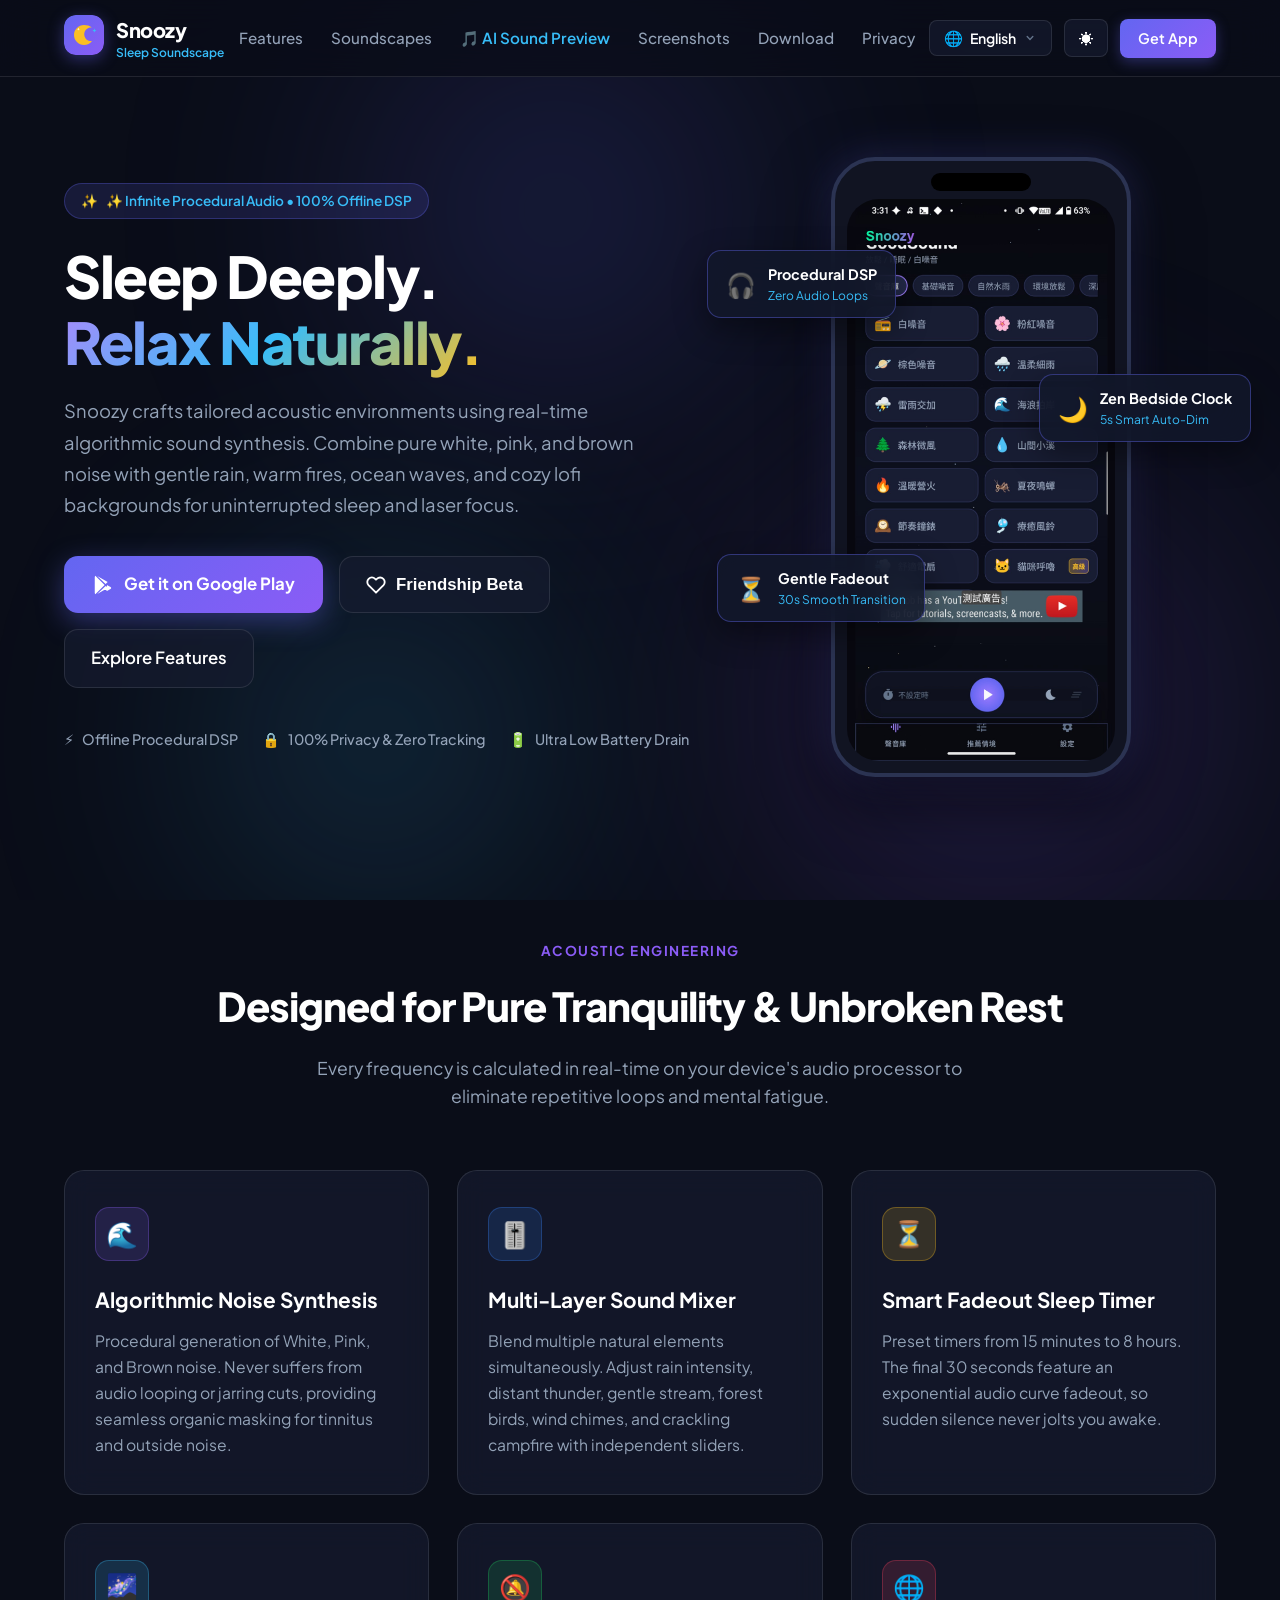
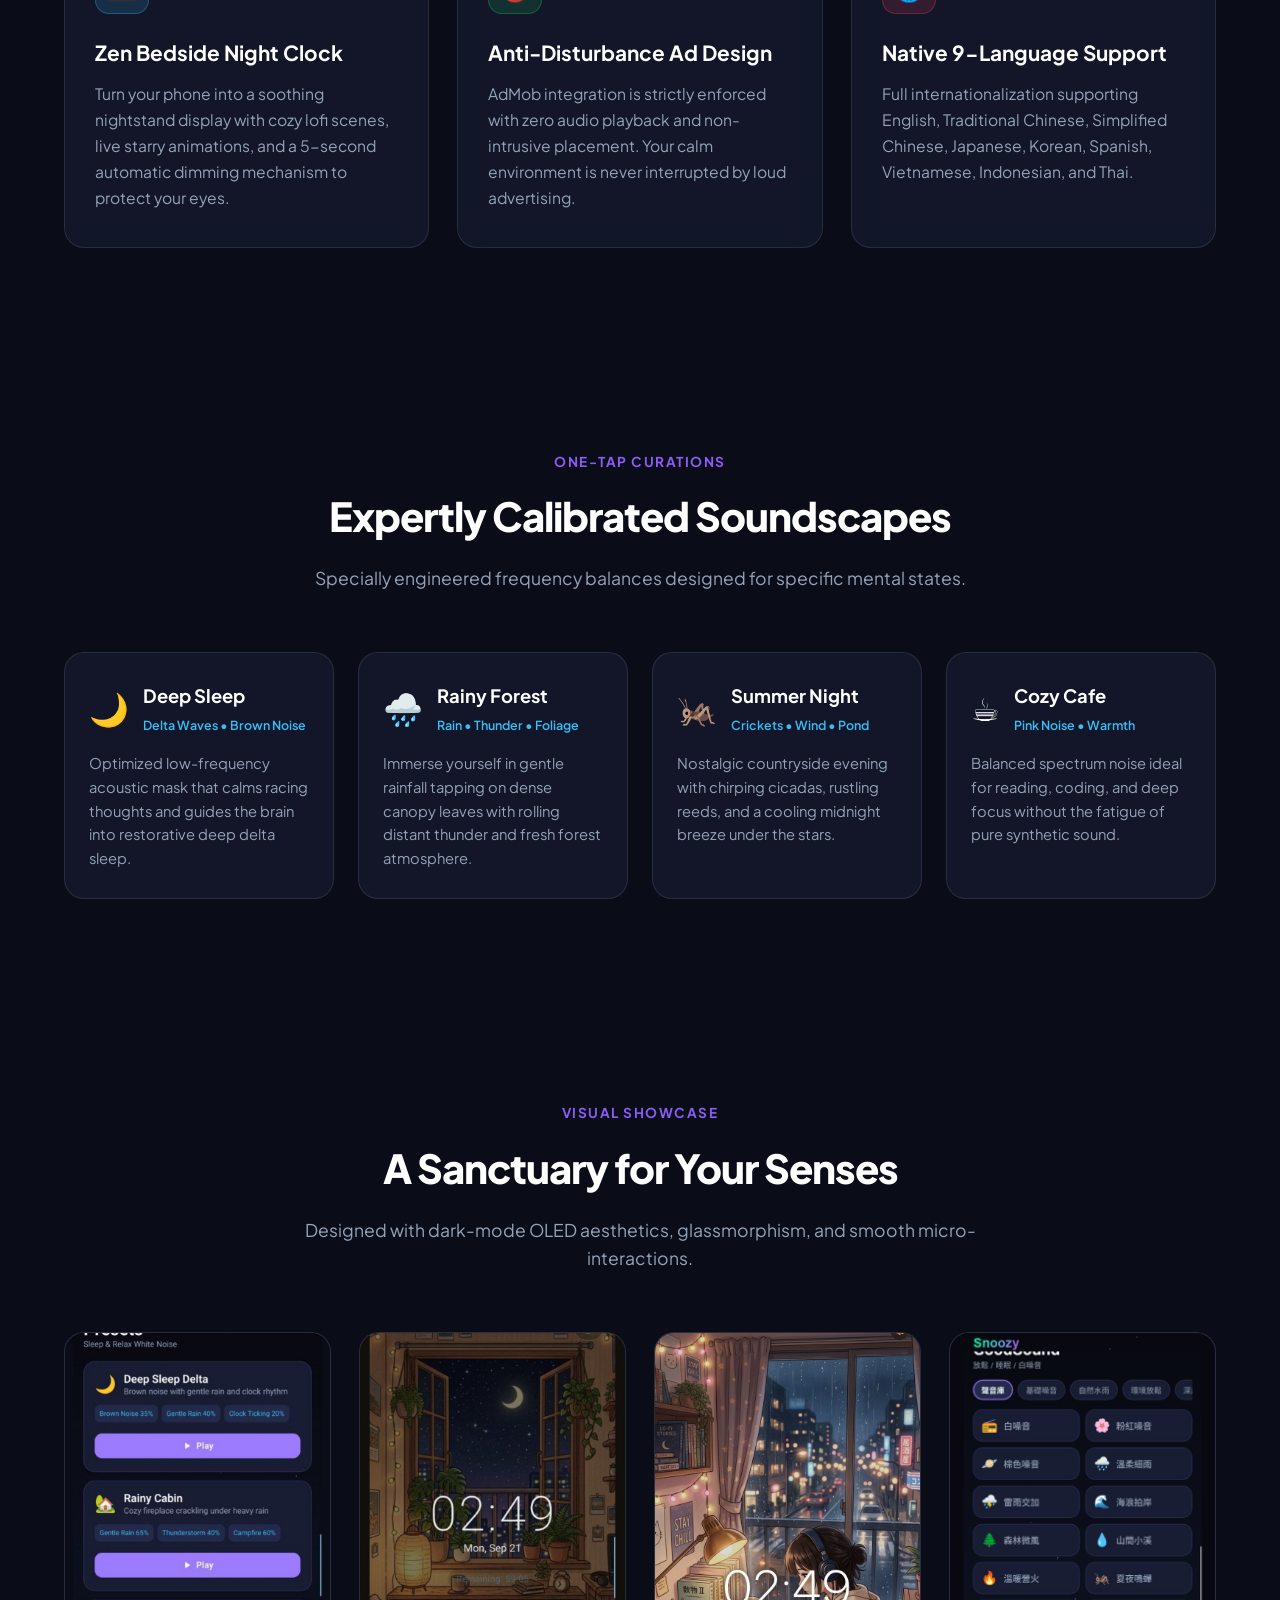
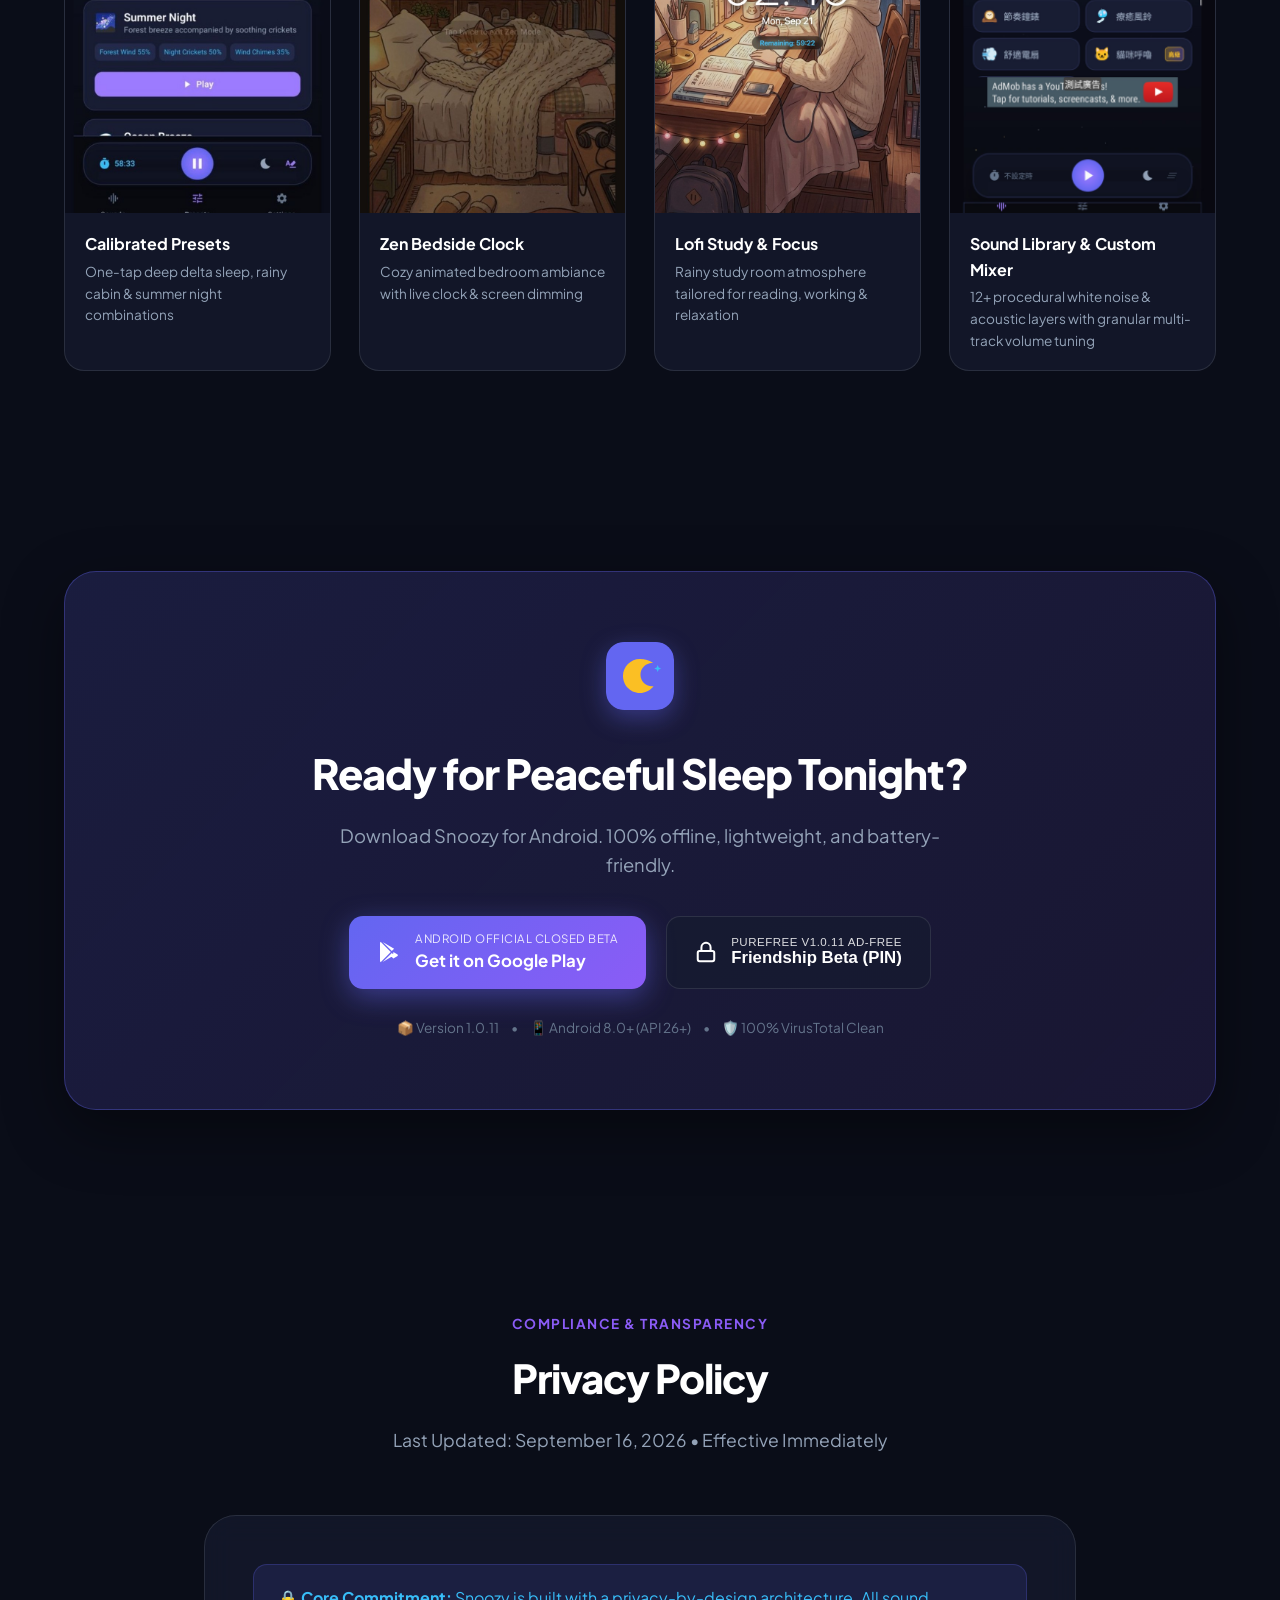
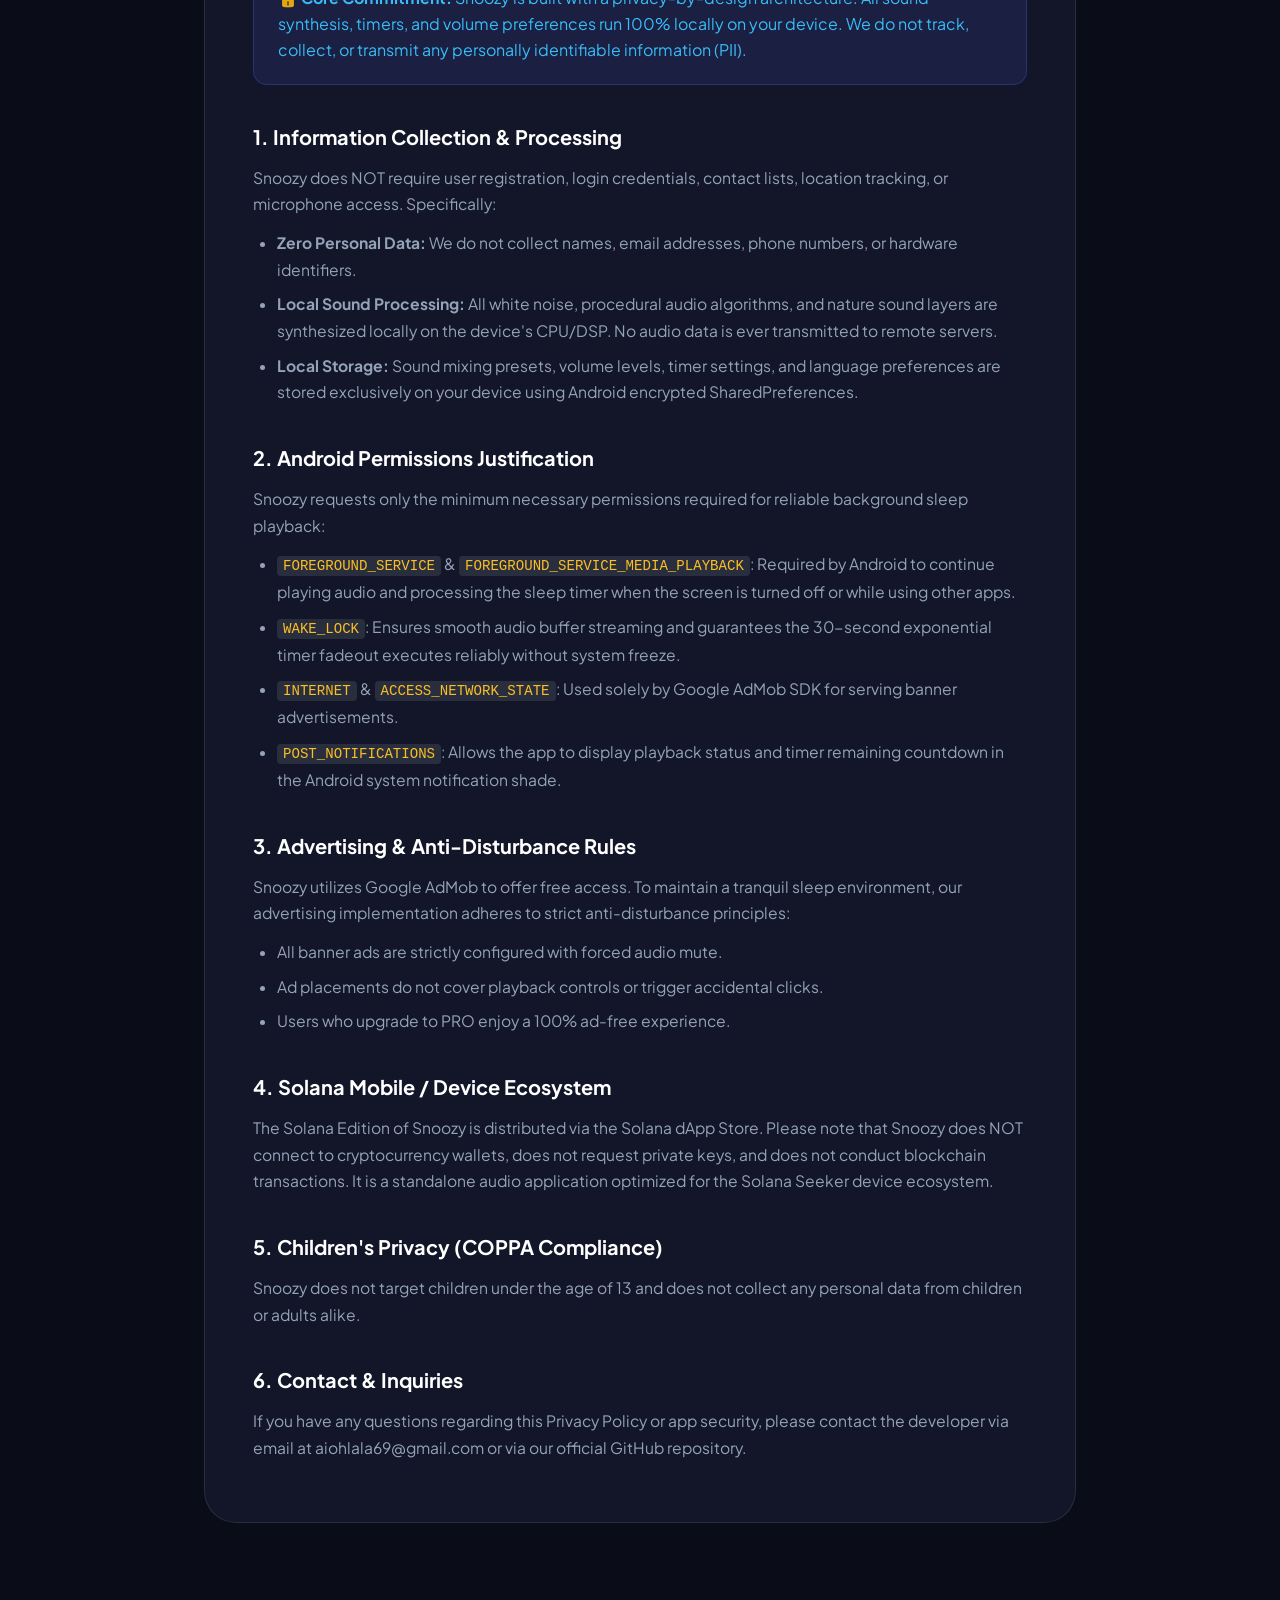
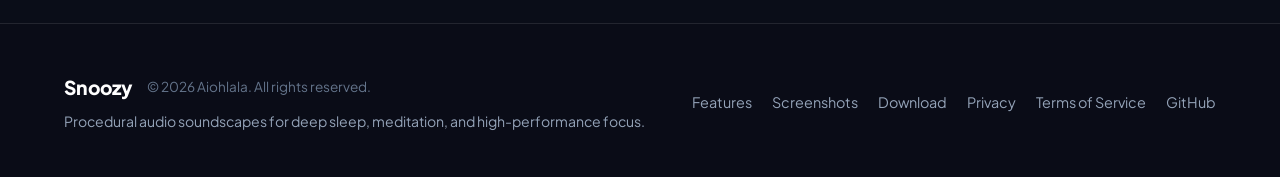
<file: index.html>
<!DOCTYPE html>
<html lang="en">
<head>
  <meta charset="UTF-8">
  <meta name="viewport" content="width=device-width, initial-scale=1.0">
  <title>Snoozy (舒眠聲) — Procedural Sleep Soundscapes & Zen Bedside Clock</title>
  <meta name="description" content="Snoozy generates infinitely soothing sleep soundscapes with real-time procedural noise synthesis, rain, forest, and cozy lofi visuals. 100% offline DSP, zero tracking, battery friendly.">
  <meta name="keywords" content="Snoozy, sleep sounds, white noise, pink noise, brown noise, lofi sleep, procedural audio, Solana Seeker dApp, sleep timer">
  <meta name="color-scheme" content="dark light">
  <meta property="og:title" content="Snoozy — Sleep Deeply, Relax Naturally">
  <meta property="og:description" content="Infinite procedural audio DSP soundscapes & dynamic lofi bedside clock for Android & Solana Seeker.">
  <meta property="og:image" content="assets/bg-lofi-study.jpg">
  <link rel="icon" type="image/svg+xml" href="data:image/svg+xml,<svg xmlns='http://www.w3.org/2000/svg' viewBox='0 0 100 100'><circle cx='50' cy='50' r='48' fill='%236366F1'/><path d='M50 25c-13.8 0-25 11.2-25 25s11.2 25 25 25c8.2 0 15.5-4 19.9-10.1-8.6 1.4-16.7-4.1-18.7-12.6-2.2-9.4 3.7-18.7 13.1-20.9 1.7-.4 3.4-.5 5-.4-5.3-3.9-12.2-6-19.3-6z' fill='%23FBBF24'/><polygon points='75,34 76.5,37.5 80,39 76.5,40.5 75,44 73.5,40.5 70,39 73.5,37.5' fill='%2338BDF8'/></svg>">
  <link rel="preconnect" href="https://fonts.googleapis.com">
  <link rel="preconnect" href="https://fonts.gstatic.com" crossorigin>
  <link href="https://fonts.googleapis.com/css2?family=Plus+Jakarta+Sans:wght@300;400;500;600;700;800&family=Noto+Sans+TC:wght@400;500;700;900&family=Noto+Sans+Thai:wght@400;500;600;700&display=swap" rel="stylesheet">
  <link rel="stylesheet" href="styles.css?v=20261009.1">
  <style>
    /* Immediate inline defense against unstyled display or cached CSS */
    .lang-dropdown-wrapper { position: relative; display: inline-block; }
    .lang-dropdown-menu { display: none !important; }
    .lang-dropdown-wrapper.active .lang-dropdown-menu,
    .lang-dropdown-menu.is-open { display: flex !important; }
    .lang-check { opacity: 0; }
    .lang-option.selected .lang-check { opacity: 1 !important; }
  </style>
</head>
<body>

  <!-- Ambient Glowing Background Blobs -->
  <div class="ambient-glow" aria-hidden="true">
    <div class="glow-orb orb-1"></div>
    <div class="glow-orb orb-2"></div>
    <div class="glow-orb orb-3"></div>
  </div>

  <!-- Header Navigation -->
  <header class="navbar" id="navbar">
    <div class="nav-container">
      <a href="#" class="brand-logo" id="brand-logo">
        <div class="brand-icon-wrapper">
          <svg viewBox="0 0 100 100" class="brand-svg">
            <defs>
              <linearGradient id="brandGrad" x1="0%" y1="0%" x2="100%" y2="100%">
                <stop offset="0%" stop-color="#6366F1" />
                <stop offset="100%" stop-color="#8B5CF6" />
              </linearGradient>
            </defs>
            <rect width="100" height="100" rx="28" fill="url(#brandGrad)" />
            <path d="M50 25c-13.8 0-25 11.2-25 25s11.2 25 25 25c8.2 0 15.5-4 19.9-10.1-8.6 1.4-16.7-4.1-18.7-12.6-2.2-9.4 3.7-18.7 13.1-20.9 1.7-.4 3.4-.5 5-.4-5.3-3.9-12.2-6-19.3-6z" fill="#FBBF24" />
            <polygon points="76,34 77.5,37.5 81,39 77.5,40.5 76,44 74.5,40.5 71,39 74.5,37.5" fill="#38BDF8" />
            <polygon points="36,32 37,34.5 39.5,35.5 37,36.5 36,39 35,36.5 32.5,35.5 35,34.5" fill="#FFFFFF" />
          </svg>
        </div>
        <div class="brand-text">
          <span class="brand-name">Snoozy</span>
          <span class="brand-sub" data-i18n="brandSub">舒眠聲</span>
        </div>
      </a>

      <nav class="nav-links">
        <a href="#features" class="nav-item" data-i18n="navFeatures">Features</a>
        <a href="#presets" class="nav-item" data-i18n="navPresets">Soundscapes</a>
        <a href="preview.html" class="nav-item" style="color: var(--accent-cyan); font-weight: 600;" data-i18n="navPreview">🎵 AI Sound Preview</a>
        <a href="#screenshots" class="nav-item" data-i18n="navScreenshots">Screenshots</a>
        <a href="#download" class="nav-item" data-i18n="navDownload">Download</a>
        <a href="#privacy" class="nav-item" data-i18n="navPrivacy">Privacy</a>
      </nav>

      <div class="nav-controls">
        <!-- Language Selector Dropdown -->
        <div class="lang-dropdown-wrapper" id="lang-dropdown-wrapper">
          <button type="button" class="btn-toggle-lang" id="lang-menu-btn" aria-haspopup="listbox" aria-expanded="false" aria-label="Select Language">
            <span class="lang-icon">🌐</span>
            <span class="lang-current-label" id="lang-current-label">English</span>
            <svg class="lang-arrow" viewBox="0 0 20 20" fill="currentColor" width="14" height="14" aria-hidden="true">
              <path fill-rule="evenodd" d="M5.293 7.293a1 1 0 011.414 0L10 10.586l3.293-3.293a1 1 0 111.414 1.414l-4 4a1 1 0 01-1.414 0l-4-4a1 1 0 010-1.414z" clip-rule="evenodd" />
            </svg>
          </button>
          <div class="lang-dropdown-menu" id="lang-dropdown-menu" role="listbox" aria-label="Language options" style="display: none !important;">
            <button type="button" class="lang-option" data-lang="en" role="option">
              <span class="lang-badge">EN</span>
              <span class="lang-name">English</span>
              <span class="lang-check" aria-hidden="true">✓</span>
            </button>
            <button type="button" class="lang-option" data-lang="zh" role="option">
              <span class="lang-badge">繁中</span>
              <span class="lang-name">繁體中文</span>
              <span class="lang-check" aria-hidden="true">✓</span>
            </button>
            <button type="button" class="lang-option" data-lang="th" role="option">
              <span class="lang-badge">ไทย</span>
              <span class="lang-name">ภาษาไทย (Thai)</span>
              <span class="lang-check" aria-hidden="true">✓</span>
            </button>
          </div>
        </div>

        <button type="button" class="btn-toggle-theme" id="theme-toggle" aria-label="Toggle Theme">🌙</button>
        <a href="#download" class="btn-nav-download" data-i18n="navGetApp">Get App</a>
      </div>
    </div>
  </header>

  <main>
    <!-- Hero Section -->
    <section class="hero-section" id="hero">
      <div class="container hero-grid">
        <div class="hero-text-content">
          <div class="hero-pill">
            <span class="pill-sparkle">✨</span>
            <span data-i18n="heroPill">Infinite Procedural Audio • 100% Offline DSP</span>
          </div>

          <h1 class="hero-title" data-i18n="heroTitle">
            Sleep Deeply. <br>
            <span class="gradient-text">Relax Naturally.</span>
          </h1>

          <p class="hero-desc" data-i18n="heroDesc">
            Snoozy crafts tailored acoustic environments using real-time algorithmic sound synthesis. Combine pure white, pink, and brown noise with gentle rain, warm fires, ocean waves, and cozy lofi backgrounds for uninterrupted sleep and laser focus.
          </p>

          <div class="hero-cta-group">
            <a href="https://play.google.com/store/apps/details?id=com.goodsound.app" target="_blank" rel="noopener" class="btn-hero-primary" id="btn-hero-playstore">
              <svg viewBox="0 0 24 24" width="22" height="22" fill="currentColor">
                <path d="M3.609 1.814c-.39.43-.609 1.006-.609 1.63v17.112c0 .624.219 1.2.61 1.63l10.183-10.186L3.609 1.814zm11.24 11.243l2.253 2.253-11.45 6.611 9.197-8.864zm0-2.114L5.652 2.08l11.45 6.61-2.253 2.253zm1.488 1.057l3.864 2.231c.96.554.96 1.464 0 2.018l-3.864 2.23-2.55-2.55 2.55-2.55z"/>
              </svg>
              <span data-i18n="heroPlayBtn">Get it on Google Play</span>
            </a>
            <button type="button" class="btn-hero-secondary" id="btn-hero-friendship" onclick="openPinModal()">
              <svg viewBox="0 0 24 24" width="20" height="20" fill="none" stroke="currentColor" stroke-width="2.2" stroke-linecap="round" stroke-linejoin="round">
                <path d="M20.84 4.61a5.5 5.5 0 0 0-7.78 0L12 5.67l-1.06-1.06a5.5 5.5 0 0 0-7.78 7.78l1.06 1.06L12 21.23l7.78-7.78 1.06-1.06a5.5 5.5 0 0 0 0-7.78z"></path>
              </svg>
              <span data-i18n="heroFriendBtn">友情測試</span>
            </button>
            <a href="#features" class="btn-hero-secondary" data-i18n="heroLearnMore">
              <svg viewBox="0 0 24 24" width="18" height="18" fill="none" stroke="currentColor" stroke-width="2" stroke-linecap="round" stroke-linejoin="round">
                <circle cx="12" cy="12" r="10"></circle>
                <polygon points="10 8 16 12 10 16 10 8"></polygon>
              </svg>
              <span data-i18n="heroExploreBtn">Explore Features</span>
            </a>
          </div>

          <div class="hero-badges">
            <div class="badge-item">
              <span class="badge-icon">⚡</span>
              <span class="badge-label" data-i18n="badgeSolana">Offline Procedural DSP</span>
            </div>
            <div class="badge-item">
              <span class="badge-icon">🔒</span>
              <span class="badge-label" data-i18n="badgePrivacy">100% Privacy & Zero Tracking</span>
            </div>
            <div class="badge-item">
              <span class="badge-icon">🔋</span>
              <span class="badge-label" data-i18n="badgeBattery">Ultra Low Battery Drain</span>
            </div>
          </div>
        </div>

        <div class="hero-visual">
          <div class="phone-frame">
            <div class="phone-notch"></div>
            <div class="phone-screen-container">
              <img src="assets/screenshot-mixer.jpg" alt="Snoozy App Interface" class="phone-screen-img" loading="eager">
            </div>
          </div>
          <!-- Floating Feature Badges -->
          <div class="floating-card float-1">
            <div class="float-icon">🎧</div>
            <div class="float-info">
              <strong data-i18n="floatDpsTitle">Procedural DSP</strong>
              <span data-i18n="floatDpsSub">Zero Audio Loops</span>
            </div>
          </div>
          <div class="floating-card float-2">
            <div class="float-icon">⏳</div>
            <div class="float-info">
              <strong data-i18n="floatTimerTitle">Gentle Fadeout</strong>
              <span data-i18n="floatTimerSub">30s Smooth Transition</span>
            </div>
          </div>
          <div class="floating-card float-3">
            <div class="float-icon">🌙</div>
            <div class="float-info">
              <strong data-i18n="floatZenTitle">Zen Bedside Clock</strong>
              <span data-i18n="floatZenSub">5s Smart Auto-Dim</span>
            </div>
          </div>
        </div>
      </div>
    </section>

    <!-- Core Features Section -->
    <section class="features-section" id="features">
      <div class="container">
        <div class="section-header text-center">
          <span class="section-tag" data-i18n="featTag">Acoustic Engineering</span>
          <h2 class="section-title" data-i18n="featTitle">Designed for Pure Tranquility & Unbroken Rest</h2>
          <p class="section-subtitle" data-i18n="featSubtitle">Every frequency is calculated in real-time on your device's audio processor to eliminate repetitive loops and mental fatigue.</p>
        </div>

        <div class="features-grid">
          <!-- Card 1 -->
          <div class="feature-card">
            <div class="feat-icon-box icon-purple">
              <span>🌊</span>
            </div>
            <h3 class="feat-card-title" data-i18n="feat1Title">Algorithmic Noise Synthesis</h3>
            <p class="feat-card-desc" data-i18n="feat1Desc">Procedural generation of White, Pink, and Brown noise. Never suffers from audio looping or jarring cuts, providing seamless organic masking for tinnitus and outside noise.</p>
          </div>

          <!-- Card 2 -->
          <div class="feature-card">
            <div class="feat-icon-box icon-blue">
              <span>🎚️</span>
            </div>
            <h3 class="feat-card-title" data-i18n="feat2Title">Multi-Layer Sound Mixer</h3>
            <p class="feat-card-desc" data-i18n="feat2Desc">Blend multiple natural elements simultaneously. Adjust rain intensity, distant thunder, gentle stream, forest birds, wind chimes, and crackling campfire with independent sliders.</p>
          </div>

          <!-- Card 3 -->
          <div class="feature-card">
            <div class="feat-icon-box icon-gold">
              <span>⏳</span>
            </div>
            <h3 class="feat-card-title" data-i18n="feat3Title">Smart Fadeout Sleep Timer</h3>
            <p class="feat-card-desc" data-i18n="feat3Desc">Preset timers from 15 minutes to 8 hours. The final 30 seconds feature an exponential audio curve fadeout, so sudden silence never jolts you awake.</p>
          </div>

          <!-- Card 4 -->
          <div class="feature-card">
            <div class="feat-icon-box icon-cyan">
              <span>🌌</span>
            </div>
            <h3 class="feat-card-title" data-i18n="feat4Title">Zen Bedside Night Clock</h3>
            <p class="feat-card-desc" data-i18n="feat4Desc">Turn your phone into a soothing nightstand display with cozy lofi scenes, live starry animations, and a 5-second automatic dimming mechanism to protect your eyes.</p>
          </div>

          <!-- Card 5 -->
          <div class="feature-card">
            <div class="feat-icon-box icon-green">
              <span>🔕</span>
            </div>
            <h3 class="feat-card-title" data-i18n="feat5Title">Anti-Disturbance Ad Design</h3>
            <p class="feat-card-desc" data-i18n="feat5Desc">AdMob integration is strictly enforced with zero audio playback and non-intrusive placement. Your calm environment is never interrupted by loud advertising.</p>
          </div>

          <!-- Card 6 -->
          <div class="feature-card">
            <div class="feat-icon-box icon-pink">
              <span>🌐</span>
            </div>
            <h3 class="feat-card-title" data-i18n="feat6Title">Native 9-Language Support</h3>
            <p class="feat-card-desc" data-i18n="feat6Desc">Full internationalization supporting English, Traditional Chinese, Simplified Chinese, Japanese, Korean, Spanish, Vietnamese, Indonesian, and Thai.</p>
          </div>
        </div>
      </div>
    </section>

    <!-- Curated Soundscapes Section -->
    <section class="presets-section" id="presets">
      <div class="container">
        <div class="section-header text-center">
          <span class="section-tag" data-i18n="presetsTag">One-Tap Curations</span>
          <h2 class="section-title" data-i18n="presetsTitle">Expertly Calibrated Soundscapes</h2>
          <p class="section-subtitle" data-i18n="presetsSubtitle">Specially engineered frequency balances designed for specific mental states.</p>
        </div>

        <div class="presets-grid">
          <div class="preset-card">
            <div class="preset-header">
              <span class="preset-emoji">🌙</span>
              <div class="preset-titles">
                <h4 data-i18n="preset1Name">Deep Sleep</h4>
                <span class="preset-tag" data-i18n="preset1Tag">Delta Waves • Brown Noise</span>
              </div>
            </div>
            <p class="preset-desc" data-i18n="preset1Desc">Optimized low-frequency acoustic mask that calms racing thoughts and guides the brain into restorative deep delta sleep.</p>
          </div>

          <div class="preset-card">
            <div class="preset-header">
              <span class="preset-emoji">🌧️</span>
              <div class="preset-titles">
                <h4 data-i18n="preset2Name">Rainy Forest</h4>
                <span class="preset-tag" data-i18n="preset2Tag">Rain • Thunder • Foliage</span>
              </div>
            </div>
            <p class="preset-desc" data-i18n="preset2Desc">Immerse yourself in gentle rainfall tapping on dense canopy leaves with rolling distant thunder and fresh forest atmosphere.</p>
          </div>

          <div class="preset-card">
            <div class="preset-header">
              <span class="preset-emoji">🦗</span>
              <div class="preset-titles">
                <h4 data-i18n="preset3Name">Summer Night</h4>
                <span class="preset-tag" data-i18n="preset3Tag">Crickets • Wind • Pond</span>
              </div>
            </div>
            <p class="preset-desc" data-i18n="preset3Desc">Nostalgic countryside evening with chirping cicadas, rustling reeds, and a cooling midnight breeze under the stars.</p>
          </div>

          <div class="preset-card">
            <div class="preset-header">
              <span class="preset-emoji">☕</span>
              <div class="preset-titles">
                <h4 data-i18n="preset4Name">Cozy Cafe</h4>
                <span class="preset-tag" data-i18n="preset4Tag">Pink Noise • Warmth</span>
              </div>
            </div>
            <p class="preset-desc" data-i18n="preset4Desc">Balanced spectrum noise ideal for reading, coding, and deep focus without the fatigue of pure synthetic sound.</p>
          </div>
        </div>
      </div>
    </section>

    <!-- App Screenshots Showcase -->
    <section class="screenshots-section" id="screenshots">
      <div class="container">
        <div class="section-header text-center">
          <span class="section-tag" data-i18n="screenTag">Visual Showcase</span>
          <h2 class="section-title" data-i18n="screenTitle">A Sanctuary for Your Senses</h2>
          <p class="section-subtitle" data-i18n="screenSubtitle">Designed with dark-mode OLED aesthetics, glassmorphism, and smooth micro-interactions.</p>
        </div>

        <div class="screenshots-gallery">
          <div class="screen-card">
            <div class="screen-img-wrapper">
              <img src="assets/screenshot-presets.jpg" alt="Curated Soundscape Presets" loading="lazy">
            </div>
            <div class="screen-caption">
              <strong data-i18n="cap1Title">Calibrated Presets</strong>
              <p data-i18n="cap1Desc">One-tap deep delta sleep, rainy cabin & summer night combinations</p>
            </div>
          </div>

          <div class="screen-card">
            <div class="screen-img-wrapper">
              <img src="assets/screenshot-zen-cat.jpg" alt="Zen Bedside Night Clock" loading="lazy">
            </div>
            <div class="screen-caption">
              <strong data-i18n="cap2Title">Zen Bedside Clock</strong>
              <p data-i18n="cap2Desc">Cozy animated bedroom ambiance with live clock & screen dimming</p>
            </div>
          </div>

          <div class="screen-card">
            <div class="screen-img-wrapper">
              <img src="assets/screenshot-zen-study.jpg" alt="Lofi Study & Focus Mode" loading="lazy">
            </div>
            <div class="screen-caption">
              <strong data-i18n="cap3Title">Lofi Study & Focus</strong>
              <p data-i18n="cap3Desc">Rainy study room atmosphere tailored for reading, working & relaxation</p>
            </div>
          </div>

          <div class="screen-card">
            <div class="screen-img-wrapper">
              <img src="assets/screenshot-mixer.jpg" alt="Sound Library &amp; Custom Mixer" loading="lazy">
            </div>
            <div class="screen-caption">
              <strong data-i18n="cap4Title">Sound Library &amp; Custom Mixer</strong>
              <p data-i18n="cap4Desc">12+ procedural white noise &amp; acoustic layers with granular multi-track volume tuning</p>
            </div>
          </div>
        </div>
      </div>
    </section>

    <!-- Download Section -->
    <section class="download-section" id="download">
      <div class="container">
        <div class="download-box">
          <div class="download-glow" aria-hidden="true"></div>
          
          <div class="download-content text-center">
            <div class="download-icon">
              <svg viewBox="0 0 100 100" class="download-logo-svg">
                <rect width="100" height="100" rx="24" fill="#6366F1" />
                <path d="M50 25c-13.8 0-25 11.2-25 25s11.2 25 25 25c8.2 0 15.5-4 19.9-10.1-8.6 1.4-16.7-4.1-18.7-12.6-2.2-9.4 3.7-18.7 13.1-20.9 1.7-.4 3.4-.5 5-.4-5.3-3.9-12.2-6-19.3-6z" fill="#FBBF24" />
                <polygon points="76,34 77.5,37.5 81,39 77.5,40.5 76,44 74.5,40.5 71,39 74.5,37.5" fill="#38BDF8" />
              </svg>
            </div>

            <h2 class="download-title" data-i18n="dlTitle">Ready for Peaceful Sleep Tonight?</h2>
            <p class="download-subtitle" data-i18n="dlDesc">Download Snoozy for Android. 100% offline, lightweight, and battery-friendly.</p>

            <div class="download-buttons">
              <!-- Primary: Google Play -->
              <a href="https://play.google.com/store/apps/details?id=com.goodsound.app" target="_blank" rel="noopener" class="btn-dl-main" id="btn-dl-playstore">
                <svg viewBox="0 0 24 24" width="24" height="24" fill="currentColor">
                  <path d="M3.609 1.814c-.39.43-.609 1.006-.609 1.63v17.112c0 .624.219 1.2.61 1.63l10.183-10.186L3.609 1.814zm11.24 11.243l2.253 2.253-11.45 6.611 9.197-8.864zm0-2.114L5.652 2.08l11.45 6.61-2.253 2.253zm1.488 1.057l3.864 2.231c.96.554.96 1.464 0 2.018l-3.864 2.23-2.55-2.55 2.55-2.55z"/>
                </svg>
                <div class="dl-btn-text text-left">
                  <span class="dl-btn-small" data-i18n="dlPlaySmall">Android Official Closed Beta</span>
                  <strong class="dl-btn-large" data-i18n="dlPlayLarge">Get it on Google Play</strong>
                </div>
              </a>

              <!-- Secondary: 友情測試 -->
              <button type="button" class="btn-dl-alt" id="btn-dl-friendship" onclick="openPinModal()">
                <svg viewBox="0 0 24 24" width="22" height="22" fill="none" stroke="currentColor" stroke-width="2.2" stroke-linecap="round" stroke-linejoin="round">
                  <rect x="3" y="11" width="18" height="11" rx="2" ry="2"></rect>
                  <path d="M7 11V7a5 5 0 0 1 10 0v4"></path>
                </svg>
                <div class="dl-btn-text text-left">
                  <span class="dl-btn-small" data-i18n="dlFriendSmall">PureFree v1.0.11 Ad-Free</span>
                  <strong class="dl-btn-large" data-i18n="dlFriendLarge">友情測試 (輸入 PIN 碼)</strong>
                </div>
              </button>
            </div>

            <div class="dl-meta">
              <span data-i18n="dlMetaVer">📦 Version 1.0.11</span>
              <span>•</span>
              <span>📱 Android 8.0+ (API 26+)</span>
              <span>•</span>
              <span>🛡️ 100% VirusTotal Clean</span>
            </div>

            </div>
          </div>
        </div>
      </div>
    </section>

    <!-- Privacy Policy Section (Compliance Ready) -->
    <section class="privacy-section" id="privacy">
      <div class="container privacy-container">
        <div class="section-header text-center">
          <span class="section-tag" data-i18n="privTag">Compliance & Transparency</span>
          <h2 class="section-title" data-i18n="privTitle">Privacy Policy</h2>
          <p class="section-subtitle" data-i18n="privSubtitle">Last Updated: September 16, 2026 • Effective Immediately</p>
        </div>

        <div class="privacy-content-card">
          <div class="privacy-highlight">
            <strong data-i18n="privHighTitle">🔒 Core Commitment:</strong> <span data-i18n="privHighDesc">Snoozy is built with a privacy-by-design architecture. All sound synthesis, timers, and volume preferences run 100% locally on your device. We do not track, collect, or transmit any personally identifiable information (PII).</span>
          </div>

          <div class="policy-block">
            <h3 data-i18n="p1Head">1. Information Collection & Processing</h3>
            <p data-i18n="p1Desc">Snoozy does NOT require user registration, login credentials, contact lists, location tracking, or microphone access. Specifically:</p>
            <ul>
              <li><strong data-i18n="p1L1Title">Zero Personal Data:</strong> <span data-i18n="p1L1Desc">We do not collect names, email addresses, phone numbers, or hardware identifiers.</span></li>
              <li><strong data-i18n="p1L2Title">Local Sound Processing:</strong> <span data-i18n="p1L2Desc">All white noise, procedural audio algorithms, and nature sound layers are synthesized locally on the device's CPU/DSP. No audio data is ever transmitted to remote servers.</span></li>
              <li><strong data-i18n="p1L3Title">Local Storage:</strong> <span data-i18n="p1L3Desc">Sound mixing presets, volume levels, timer settings, and language preferences are stored exclusively on your device using Android encrypted SharedPreferences.</span></li>
            </ul>
          </div>

          <div class="policy-block">
            <h3 data-i18n="p2Head">2. Android Permissions Justification</h3>
            <p data-i18n="p2Desc">Snoozy requests only the minimum necessary permissions required for reliable background sleep playback:</p>
            <ul>
              <li><code>FOREGROUND_SERVICE</code> & <code>FOREGROUND_SERVICE_MEDIA_PLAYBACK</code>: <span data-i18n="p2L1">Required by Android to continue playing audio and processing the sleep timer when the screen is turned off or while using other apps.</span></li>
              <li><code>WAKE_LOCK</code>: <span data-i18n="p2L2">Ensures smooth audio buffer streaming and guarantees the 30-second exponential timer fadeout executes reliably without system freeze.</span></li>
              <li><code>INTERNET</code> & <code>ACCESS_NETWORK_STATE</code>: <span data-i18n="p2L3">Used solely by Google AdMob SDK for serving banner advertisements.</span></li>
              <li><code>POST_NOTIFICATIONS</code>: <span data-i18n="p2L4">Allows the app to display playback status and timer remaining countdown in the Android system notification shade.</span></li>
            </ul>
          </div>

          <div class="policy-block">
            <h3 data-i18n="p3Head">3. Advertising & Anti-Disturbance Rules</h3>
            <p data-i18n="p3Desc">Snoozy utilizes Google AdMob to offer free access. To maintain a tranquil sleep environment, our advertising implementation adheres to strict anti-disturbance principles:</p>
            <ul>
              <li data-i18n="p3L1">All banner ads are strictly configured with forced audio mute.</li>
              <li data-i18n="p3L2">Ad placements do not cover playback controls or trigger accidental clicks.</li>
              <li data-i18n="p3L3">Users who upgrade to PRO enjoy a 100% ad-free experience.</li>
            </ul>
          </div>

          <div class="policy-block">
            <h3 data-i18n="p4Head">4. Solana Mobile / Device Ecosystem</h3>
            <p data-i18n="p4Desc">The Solana Edition of Snoozy is distributed via the Solana dApp Store. Please note that Snoozy does NOT connect to cryptocurrency wallets, does not request private keys, and does not conduct blockchain transactions. It is a standalone audio application optimized for the Solana Seeker device ecosystem.</p>
          </div>

          <div class="policy-block">
            <h3 data-i18n="p5Head">5. Children's Privacy (COPPA Compliance)</h3>
            <p data-i18n="p5Desc">Snoozy does not target children under the age of 13 and does not collect any personal data from children or adults alike.</p>
          </div>

          <div class="policy-block">
            <h3 data-i18n="p6Head">6. Contact & Inquiries</h3>
            <p data-i18n="p6Desc">If you have any questions regarding this Privacy Policy or app security, please contact the developer via email at <a href="mailto:aiohlala69@gmail.com" class="privacy-link">aiohlala69@gmail.com</a> or via our official GitHub repository.</p>
          </div>
        </div>
      </div>
    </section>
  </main>

  <!-- Footer -->
  <footer class="footer">
    <div class="container footer-content">
      <div class="footer-left">
        <div class="footer-brand">
          <span class="footer-logo">Snoozy</span>
          <span class="footer-copy">© 2026 Aiohlala. All rights reserved.</span>
        </div>
        <p class="footer-desc" data-i18n="footerDesc">Procedural audio soundscapes for deep sleep, meditation, and high-performance focus.</p>
      </div>

      <div class="footer-links">
        <a href="#features" data-i18n="navFeatures">Features</a>
        <a href="#screenshots" data-i18n="navScreenshots">Screenshots</a>
        <a href="#download" data-i18n="navDownload">Download</a>
        <a href="privacy.html" data-i18n="navPrivacy">Privacy Policy</a>
        <a href="terms.html">Terms of Service</a>
        <a href="https://github.com/aiohlala/goodsound" target="_blank" rel="noopener">GitHub</a>
      </div>
    </div>
  </footer>

  <!-- PIN Protection Modal -->
  <div id="pin-modal" class="pin-modal-overlay" style="display: none;" onclick="handleModalBackdropClick(event)">
    <div class="pin-modal-card" onclick="event.stopPropagation()">
      <button type="button" class="pin-modal-close" onclick="closePinModal()" aria-label="Close">✕</button>
      <div class="pin-modal-icon">🔐</div>
      <h3 class="pin-modal-title" data-i18n="pinModalTitle">友情測試專屬下載</h3>
      <p class="pin-modal-desc" data-i18n="pinModalDesc">此版本為內部無廣告純淨版 (v1.0.11)，請輸入 4 位數 PIN 碼以解鎖下載。</p>
      <div class="pin-input-group">
        <input type="password" id="pin-input" class="pin-modal-input" maxlength="4" placeholder="••••" autocomplete="off" inputmode="numeric">
      </div>
      <div id="pin-error" class="pin-modal-error" style="display: none;" data-i18n="pinModalError">⚠️ PIN 碼不正確，請重新輸入</div>
      <div class="pin-modal-actions">
        <button type="button" class="pin-modal-submit" onclick="verifyBetaPin()" data-i18n="pinModalSubmit">解鎖並開始下載</button>
        <button type="button" class="pin-modal-cancel" onclick="closePinModal()" data-i18n="pinModalCancel">取消</button>
      </div>
    </div>
  </div>

  <script src="script.js?v=20261009.1"></script>
</body>
</html>
</file>
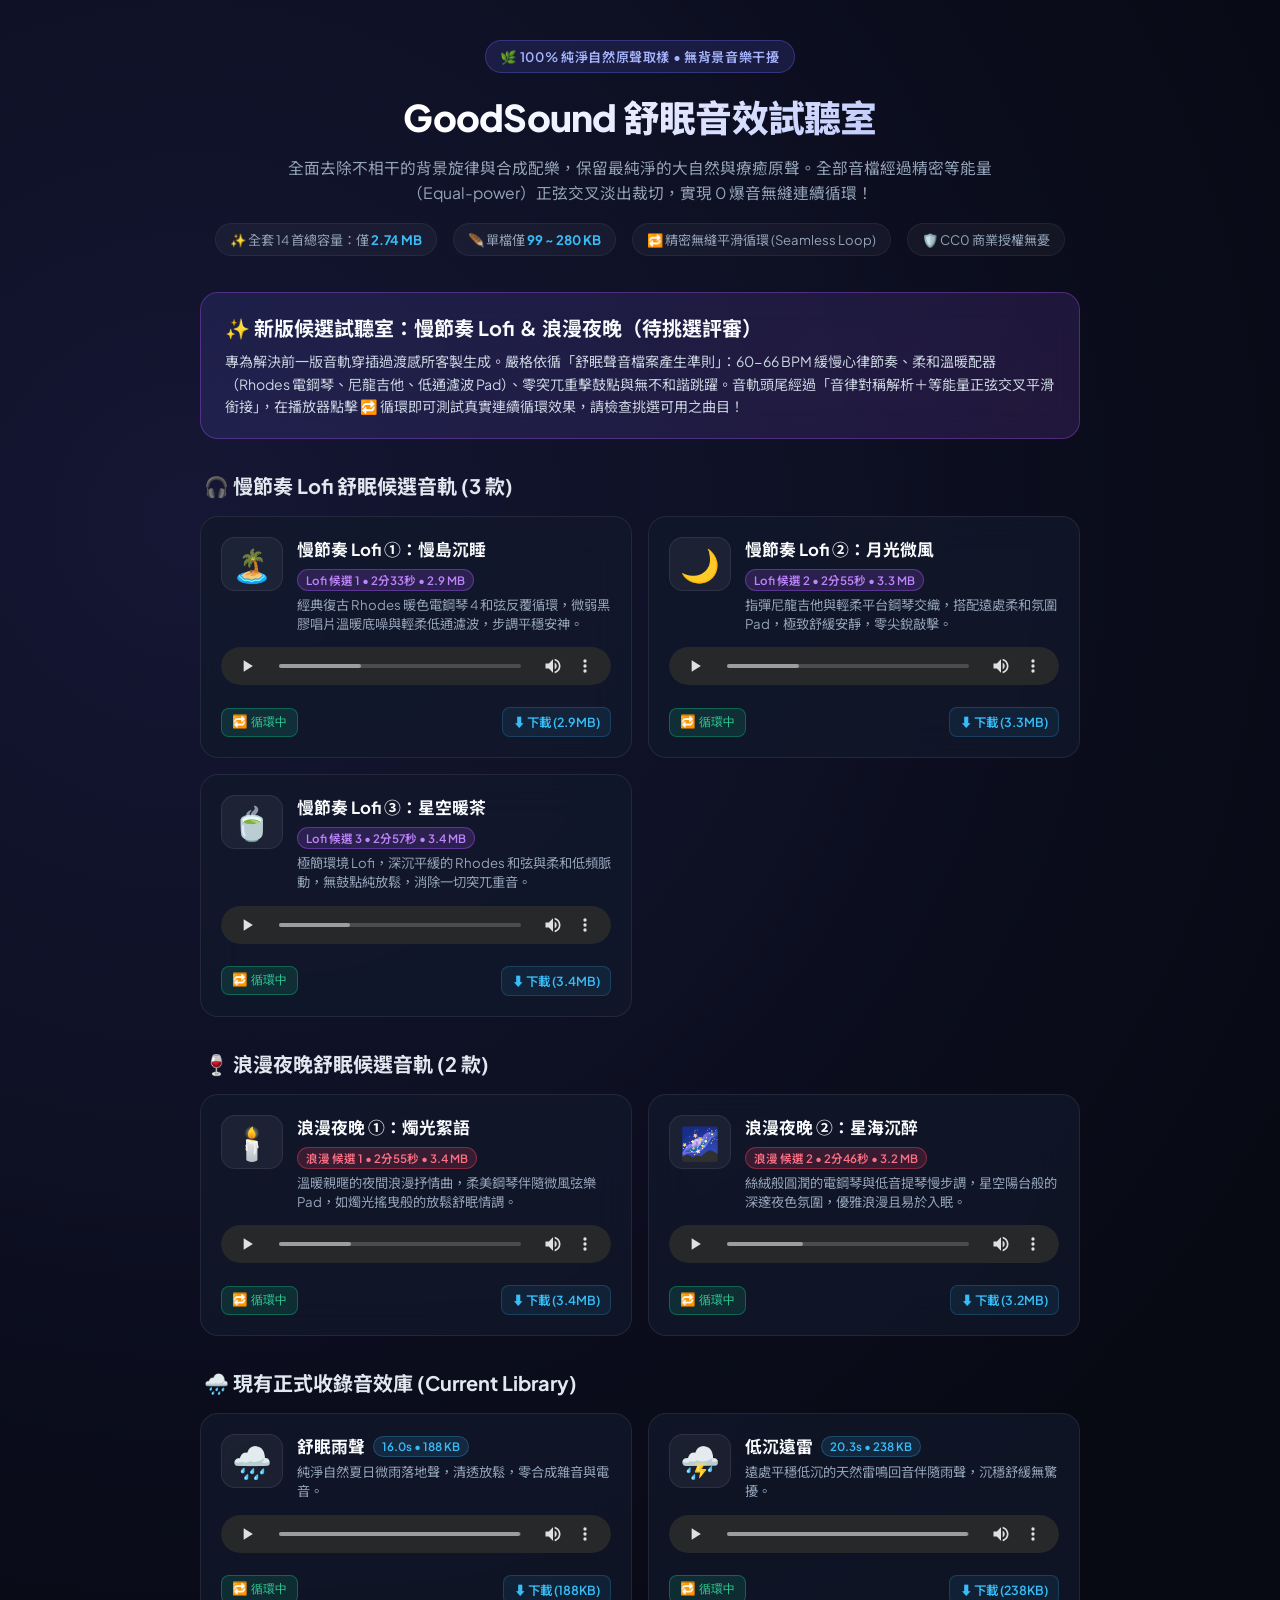
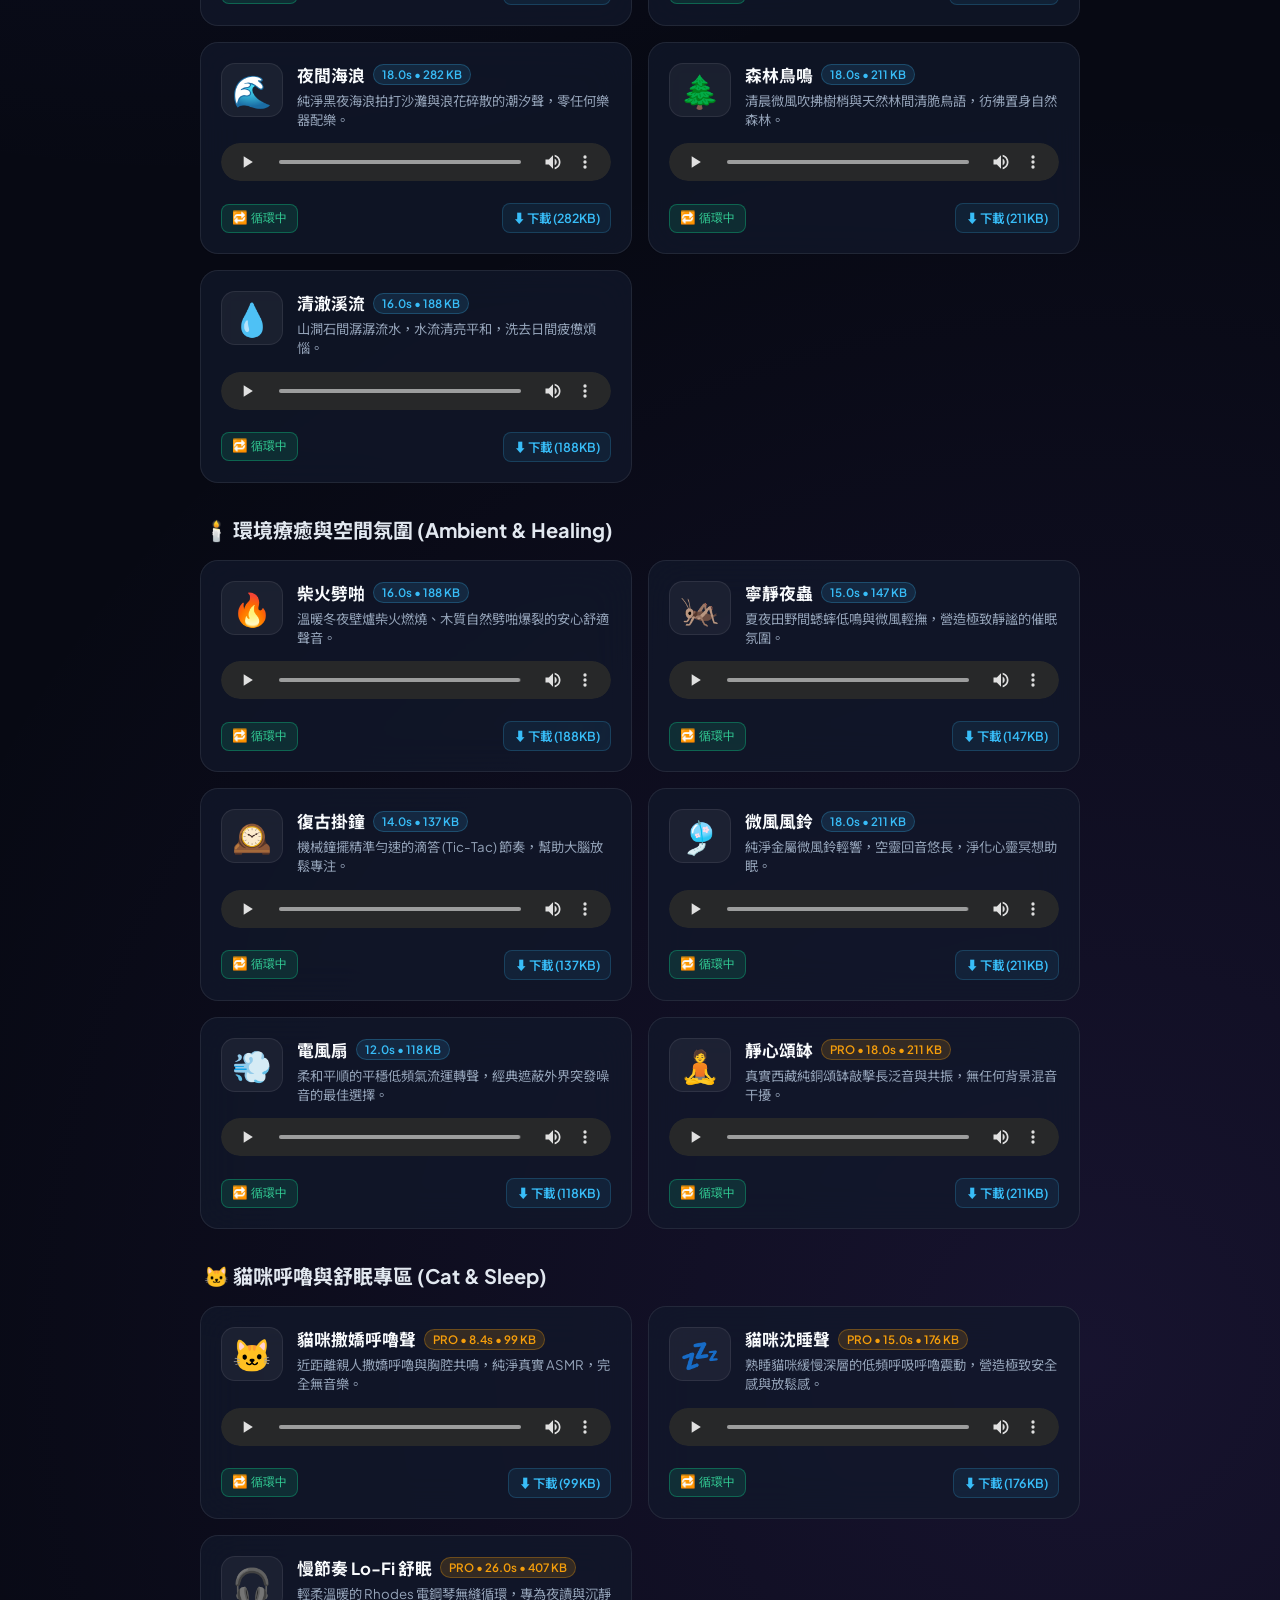
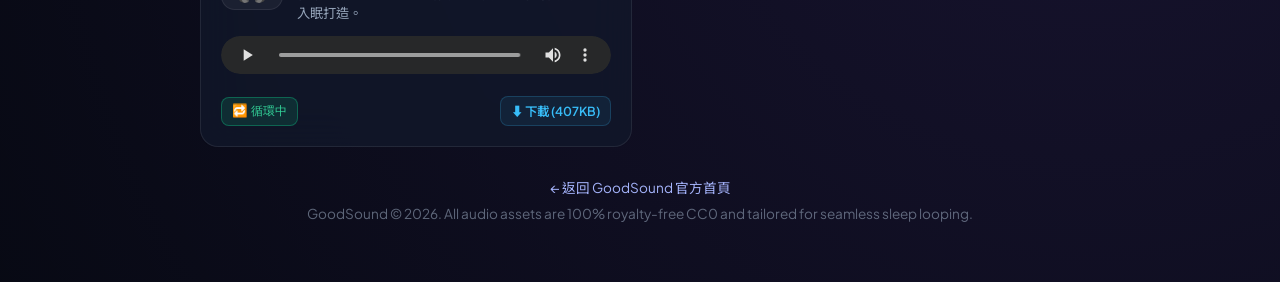
<file: preview.html>
<!DOCTYPE html>
<html lang="zh-Hant">
<head>
  <meta charset="UTF-8">
  <meta name="viewport" content="width=device-width, initial-scale=1.0">
  <title>GoodSound 音效試聽室 — 全套純淨舒眠原聲 & 無縫循環</title>
  <link rel="preconnect" href="https://fonts.googleapis.com">
  <link rel="preconnect" href="https://fonts.gstatic.com" crossorigin>
  <link href="https://fonts.googleapis.com/css2?family=Plus+Jakarta+Sans:wght@400;600;700;800&family=Noto+Sans+TC:wght@400;500;700&display=swap" rel="stylesheet">
  <style>
    :root {
      --bg: #070913;
      --card-bg: rgba(18, 24, 43, 0.75);
      --card-border: rgba(255, 255, 255, 0.08);
      --card-hover-border: rgba(99, 102, 241, 0.4);
      --text-primary: #F8FAFC;
      --text-secondary: #94A3B8;
      --accent: #6366F1;
      --accent-gold: #F59E0B;
      --accent-cyan: #38BDF8;
      --accent-green: #10B981;
    }

    * {
      box-sizing: border-box;
      margin: 0;
      padding: 0;
    }

    body {
      background-color: var(--bg);
      color: var(--text-primary);
      font-family: 'Plus Jakarta Sans', 'Noto Sans TC', sans-serif;
      min-height: 100vh;
      padding: 40px 20px;
      display: flex;
      flex-direction: column;
      align-items: center;
      background-image: 
        radial-gradient(circle at 15% 15%, rgba(99, 102, 241, 0.15) 0%, transparent 40%),
        radial-gradient(circle at 85% 85%, rgba(139, 92, 246, 0.12) 0%, transparent 40%);
    }

    .container {
      max-width: 880px;
      width: 100%;
    }

    .header {
      text-align: center;
      margin-bottom: 36px;
    }

    .badge {
      display: inline-flex;
      align-items: center;
      gap: 6px;
      background: rgba(99, 102, 241, 0.15);
      border: 1px solid rgba(99, 102, 241, 0.35);
      color: #A5B4FC;
      padding: 6px 14px;
      border-radius: 9999px;
      font-size: 0.82rem;
      font-weight: 600;
      letter-spacing: 0.05em;
      margin-bottom: 16px;
    }

    h1 {
      font-size: 2.3rem;
      font-weight: 800;
      letter-spacing: -0.02em;
      margin-bottom: 12px;
      background: linear-gradient(135deg, #FFFFFF 30%, #A5B4FC 100%);
      -webkit-background-clip: text;
      -webkit-text-fill-color: transparent;
    }

    p.subtitle {
      color: var(--text-secondary);
      font-size: 0.98rem;
      line-height: 1.6;
      max-width: 720px;
      margin: 0 auto;
    }

    .stats-bar {
      display: flex;
      justify-content: center;
      gap: 16px;
      margin-top: 18px;
      flex-wrap: wrap;
    }

    .stat-pill {
      font-size: 0.82rem;
      color: var(--text-secondary);
      background: rgba(255, 255, 255, 0.04);
      padding: 6px 14px;
      border-radius: 999px;
      border: 1px solid rgba(255, 255, 255, 0.06);
    }

    .stat-pill strong {
      color: #38BDF8;
    }

    .section-title {
      font-size: 1.25rem;
      font-weight: 700;
      color: #E2E8F0;
      margin: 32px 0 16px 4px;
      display: flex;
      align-items: center;
      gap: 8px;
    }

    .track-grid {
      display: grid;
      grid-template-columns: 1fr;
      gap: 16px;
      margin-bottom: 24px;
    }

    @media (min-width: 768px) {
      .track-grid {
        grid-template-columns: 1fr 1fr;
      }
    }

    .track-card {
      background: var(--card-bg);
      border: 1px solid var(--card-border);
      border-radius: 18px;
      padding: 20px;
      backdrop-filter: blur(20px);
      -webkit-backdrop-filter: blur(20px);
      transition: all 0.3s ease;
      display: flex;
      flex-direction: column;
      justify-content: space-between;
      gap: 14px;
    }

    .track-card:hover {
      border-color: var(--card-hover-border);
      transform: translateY(-2px);
      box-shadow: 0 10px 25px rgba(0, 0, 0, 0.35);
    }

    .track-header {
      display: flex;
      align-items: flex-start;
      gap: 14px;
    }

    .track-icon {
      font-size: 2rem;
      line-height: 1;
      padding: 10px;
      background: rgba(255, 255, 255, 0.05);
      border-radius: 14px;
      border: 1px solid rgba(255, 255, 255, 0.08);
      flex-shrink: 0;
    }

    .track-titles {
      flex-grow: 1;
    }

    .track-titles h3 {
      font-size: 1.05rem;
      font-weight: 700;
      display: flex;
      align-items: center;
      gap: 8px;
      margin-bottom: 4px;
      flex-wrap: wrap;
    }

    .track-titles p {
      color: var(--text-secondary);
      font-size: 0.83rem;
      line-height: 1.45;
    }

    .spec-tag {
      font-size: 0.72rem;
      font-weight: 600;
      padding: 2px 8px;
      border-radius: 9999px;
      background: rgba(56, 189, 248, 0.12);
      color: var(--accent-cyan);
      border: 1px solid rgba(56, 189, 248, 0.25);
    }

    .spec-tag.pro {
      background: rgba(245, 158, 11, 0.15);
      color: var(--accent-gold);
      border-color: rgba(245, 158, 11, 0.3);
    }

    .spec-tag.candidate {
      background: rgba(168, 85, 247, 0.18);
      color: #C084FC;
      border: 1px solid rgba(168, 85, 247, 0.4);
    }

    .spec-tag.romantic {
      background: rgba(244, 63, 94, 0.18);
      color: #FB7185;
      border: 1px solid rgba(244, 63, 94, 0.4);
    }

    .candidate-banner {
      background: linear-gradient(135deg, rgba(99, 102, 241, 0.14), rgba(168, 85, 247, 0.14));
      border: 1px solid rgba(168, 85, 247, 0.35);
      border-radius: 18px;
      padding: 20px 24px;
      margin: 32px 0 20px 0;
      backdrop-filter: blur(16px);
      -webkit-backdrop-filter: blur(16px);
    }

    .candidate-banner h2 {
      font-size: 1.25rem;
      font-weight: 700;
      color: #F8FAFC;
      display: flex;
      align-items: center;
      gap: 10px;
      margin-bottom: 8px;
    }

    .candidate-banner p {
      font-size: 0.88rem;
      color: #CBD5E1;
      line-height: 1.6;
    }

    .audio-player-wrapper {
      width: 100%;
    }

    audio {
      width: 100%;
      height: 38px;
      border-radius: 20px;
      outline: none;
      filter: invert(0.88) hue-rotate(180deg);
    }

    .action-links {
      display: flex;
      align-items: center;
      justify-content: space-between;
      gap: 10px;
      padding-top: 4px;
    }

    .btn-dl {
      display: inline-flex;
      align-items: center;
      gap: 5px;
      color: var(--accent-cyan);
      text-decoration: none;
      font-size: 0.78rem;
      font-weight: 600;
      padding: 5px 10px;
      border-radius: 8px;
      background: rgba(56, 189, 248, 0.08);
      border: 1px solid rgba(56, 189, 248, 0.2);
      transition: all 0.2s ease;
    }

    .btn-dl:hover {
      background: rgba(56, 189, 248, 0.16);
      border-color: rgba(56, 189, 248, 0.4);
    }

    .btn-loop {
      background: rgba(255, 255, 255, 0.05);
      border: 1px solid rgba(255, 255, 255, 0.1);
      color: var(--text-secondary);
      font-size: 0.78rem;
      font-weight: 500;
      padding: 5px 10px;
      border-radius: 8px;
      cursor: pointer;
      display: inline-flex;
      align-items: center;
      gap: 5px;
      transition: all 0.2s;
    }

    .btn-loop.active {
      background: rgba(16, 185, 129, 0.15);
      border-color: rgba(16, 185, 129, 0.4);
      color: #34D399;
    }

    .footer {
      text-align: center;
      font-size: 0.85rem;
      color: var(--text-secondary);
      margin-top: 30px;
      padding-bottom: 20px;
    }

    .footer a {
      color: #A5B4FC;
      text-decoration: none;
    }

    .footer a:hover {
      text-decoration: underline;
    }
  </style>
</head>
<body>

  <div class="container">
    <div class="header">
      <div class="badge">🌿 100% 純淨自然原聲取樣 • 無背景音樂干擾</div>
      <h1>GoodSound 舒眠音效試聽室</h1>
      <p class="subtitle">全面去除不相干的背景旋律與合成配樂，保留最純淨的大自然與療癒原聲。全部音檔經過精密等能量（Equal-power）正弦交叉淡出裁切，實現 0 爆音無縫連續循環！</p>
      
      <div class="stats-bar">
        <span class="stat-pill">✨ 全套 14 首總容量：僅 <strong>2.74 MB</strong></span>
        <span class="stat-pill">🪶 單檔僅 <strong>99 ~ 280 KB</strong></span>
        <span class="stat-pill">🔁 精密無縫平滑循環 (Seamless Loop)</span>
        <span class="stat-pill">🛡️ CC0 商業授權無憂</span>
      </div>
    </div>

    <!-- 0. 候選試聽專區 (3 款 Lofi + 2 款浪漫夜晚) -->
    <div class="candidate-banner">
      <h2>✨ 新版候選試聽室：慢節奏 Lofi ＆ 浪漫夜晚（待挑選評審）</h2>
      <p>專為解決前一版音軌穿插過渡感所客製生成。嚴格依循「舒眠聲音檔案產生準則」：60-66 BPM 緩慢心律節奏、柔和溫暖配器（Rhodes 電鋼琴、尼龍吉他、低通濾波 Pad）、零突兀重擊鼓點與無不和諧跳躍。音軌頭尾經過「音律對稱解析＋等能量正弦交叉平滑銜接」，在播放器點擊 🔁 循環即可測試真實連續循環效果，請檢查挑選可用之曲目！</p>
    </div>

    <div class="section-title">🎧 慢節奏 Lofi 舒眠候選音軌 (3 款)</div>
    <div class="track-grid">
      <!-- 候選 1: 慢島沉睡 -->
      <div class="track-card">
        <div class="track-header">
          <div class="track-icon">🏝️</div>
          <div class="track-titles">
            <h3>慢節奏 Lofi ①：慢島沉睡 <span class="spec-tag candidate">Lofi 候選 1 • 2分33秒 • 2.9 MB</span></h3>
            <p>經典復古 Rhodes 暖色電鋼琴 4 和弦反覆循環，微弱黑膠唱片溫暖底噪與輕柔低通濾波，步調平穩安神。</p>
          </div>
        </div>
        <div class="audio-player-wrapper">
          <audio id="audio-prev-lofi-1" controls loop>
            <source src="audio/preview_lofi_01.mp3" type="audio/mpeg">
          </audio>
        </div>
        <div class="action-links">
          <button class="btn-loop active" onclick="toggleLoop('audio-prev-lofi-1', this)">🔁 循環中</button>
          <a href="audio/preview_lofi_01.mp3" download="preview_lofi_01_slow_island.mp3" class="btn-dl">⬇ 下載 (2.9MB)</a>
        </div>
      </div>

      <!-- 候選 2: 月光微風 -->
      <div class="track-card">
        <div class="track-header">
          <div class="track-icon">🌙</div>
          <div class="track-titles">
            <h3>慢節奏 Lofi ②：月光微風 <span class="spec-tag candidate">Lofi 候選 2 • 2分55秒 • 3.3 MB</span></h3>
            <p>指彈尼龍吉他與輕柔平台鋼琴交織，搭配遠處柔和氛圍 Pad，極致舒緩安靜，零尖銳敲擊。</p>
          </div>
        </div>
        <div class="audio-player-wrapper">
          <audio id="audio-prev-lofi-2" controls loop>
            <source src="audio/preview_lofi_02.mp3" type="audio/mpeg">
          </audio>
        </div>
        <div class="action-links">
          <button class="btn-loop active" onclick="toggleLoop('audio-prev-lofi-2', this)">🔁 循環中</button>
          <a href="audio/preview_lofi_02.mp3" download="preview_lofi_02_moonlit_breeze.mp3" class="btn-dl">⬇ 下載 (3.3MB)</a>
        </div>
      </div>

      <!-- 候選 3: 星空暖茶 -->
      <div class="track-card">
        <div class="track-header">
          <div class="track-icon">🍵</div>
          <div class="track-titles">
            <h3>慢節奏 Lofi ③：星空暖茶 <span class="spec-tag candidate">Lofi 候選 3 • 2分57秒 • 3.4 MB</span></h3>
            <p>極簡環境 Lofi，深沉平緩的 Rhodes 和弦與柔和低頻脈動，無鼓點純放鬆，消除一切突兀重音。</p>
          </div>
        </div>
        <div class="audio-player-wrapper">
          <audio id="audio-prev-lofi-3" controls loop>
            <source src="audio/preview_lofi_03.mp3" type="audio/mpeg">
          </audio>
        </div>
        <div class="action-links">
          <button class="btn-loop active" onclick="toggleLoop('audio-prev-lofi-3', this)">🔁 循環中</button>
          <a href="audio/preview_lofi_03.mp3" download="preview_lofi_03_midnight_tea.mp3" class="btn-dl">⬇ 下載 (3.4MB)</a>
        </div>
      </div>
    </div>

    <div class="section-title">🍷 浪漫夜晚舒眠候選音軌 (2 款)</div>
    <div class="track-grid">
      <!-- 候選 4: 浪漫夜晚 燭光絮語 -->
      <div class="track-card">
        <div class="track-header">
          <div class="track-icon">🕯️</div>
          <div class="track-titles">
            <h3>浪漫夜晚 ①：燭光絮語 <span class="spec-tag romantic">浪漫 候選 1 • 2分55秒 • 3.4 MB</span></h3>
            <p>溫暖親暱的夜間浪漫抒情曲，柔美鋼琴伴隨微風弦樂 Pad，如燭光搖曳般的放鬆舒眠情調。</p>
          </div>
        </div>
        <div class="audio-player-wrapper">
          <audio id="audio-prev-romantic-1" controls loop>
            <source src="audio/preview_romantic_01.mp3" type="audio/mpeg">
          </audio>
        </div>
        <div class="action-links">
          <button class="btn-loop active" onclick="toggleLoop('audio-prev-romantic-1', this)">🔁 循環中</button>
          <a href="audio/preview_romantic_01.mp3" download="preview_romantic_01_candlelight.mp3" class="btn-dl">⬇ 下載 (3.4MB)</a>
        </div>
      </div>

      <!-- 候選 5: 浪漫夜晚 星海沉醉 -->
      <div class="track-card">
        <div class="track-header">
          <div class="track-icon">🌌</div>
          <div class="track-titles">
            <h3>浪漫夜晚 ②：星海沉醉 <span class="spec-tag romantic">浪漫 候選 2 • 2分46秒 • 3.2 MB</span></h3>
            <p>絲絨般圓潤的電鋼琴與低音提琴慢步調，星空陽台般的深邃夜色氛圍，優雅浪漫且易於入眠。</p>
          </div>
        </div>
        <div class="audio-player-wrapper">
          <audio id="audio-prev-romantic-2" controls loop>
            <source src="audio/preview_romantic_02.mp3" type="audio/mpeg">
          </audio>
        </div>
        <div class="action-links">
          <button class="btn-loop active" onclick="toggleLoop('audio-prev-romantic-2', this)">🔁 循環中</button>
          <a href="audio/preview_romantic_02.mp3" download="preview_romantic_02_starry_serenade.mp3" class="btn-dl">⬇ 下載 (3.2MB)</a>
        </div>
      </div>
    </div>

    <!-- 1. 自然氣象之聲 -->
    <div class="section-title">🌧️ 現有正式收錄音效庫 (Current Library)</div>
    <div class="track-grid">
      <!-- 舒眠雨聲 -->
      <div class="track-card">
        <div class="track-header">
          <div class="track-icon">🌧️</div>
          <div class="track-titles">
            <h3>舒眠雨聲 <span class="spec-tag">16.0s • 188 KB</span></h3>
            <p>純淨自然夏日微雨落地聲，清透放鬆，零合成雜音與電音。</p>
          </div>
        </div>
        <div class="audio-player-wrapper">
          <audio id="audio-rain" controls loop>
            <source src="audio/sound_rain.mp3" type="audio/mpeg">
          </audio>
        </div>
        <div class="action-links">
          <button class="btn-loop active" onclick="toggleLoop('audio-rain', this)">🔁 循環中</button>
          <a href="audio/sound_rain.mp3" download="sound_rain.mp3" class="btn-dl">⬇ 下載 (188KB)</a>
        </div>
      </div>

      <!-- 低沉遠雷 -->
      <div class="track-card">
        <div class="track-header">
          <div class="track-icon">⛈️</div>
          <div class="track-titles">
            <h3>低沉遠雷 <span class="spec-tag">20.3s • 238 KB</span></h3>
            <p>遠處平穩低沉的天然雷鳴回音伴隨雨聲，沉穩舒緩無驚擾。</p>
          </div>
        </div>
        <div class="audio-player-wrapper">
          <audio id="audio-thunder" controls loop>
            <source src="audio/sound_thunder.mp3" type="audio/mpeg">
          </audio>
        </div>
        <div class="action-links">
          <button class="btn-loop active" onclick="toggleLoop('audio-thunder', this)">🔁 循環中</button>
          <a href="audio/sound_thunder.mp3" download="sound_thunder.mp3" class="btn-dl">⬇ 下載 (238KB)</a>
        </div>
      </div>

      <!-- 海浪聲 -->
      <div class="track-card">
        <div class="track-header">
          <div class="track-icon">🌊</div>
          <div class="track-titles">
            <h3>夜間海浪 <span class="spec-tag">18.0s • 282 KB</span></h3>
            <p>純淨黑夜海浪拍打沙灘與浪花碎散的潮汐聲，零任何樂器配樂。</p>
          </div>
        </div>
        <div class="audio-player-wrapper">
          <audio id="audio-ocean" controls loop>
            <source src="audio/sound_ocean.mp3" type="audio/mpeg">
          </audio>
        </div>
        <div class="action-links">
          <button class="btn-loop active" onclick="toggleLoop('audio-ocean', this)">🔁 循環中</button>
          <a href="audio/sound_ocean.mp3" download="sound_ocean.mp3" class="btn-dl">⬇ 下載 (282KB)</a>
        </div>
      </div>

      <!-- 森林鳥鳴 -->
      <div class="track-card">
        <div class="track-header">
          <div class="track-icon">🌲</div>
          <div class="track-titles">
            <h3>森林鳥鳴 <span class="spec-tag">18.0s • 211 KB</span></h3>
            <p>清晨微風吹拂樹梢與天然林間清脆鳥語，彷彿置身自然森林。</p>
          </div>
        </div>
        <div class="audio-player-wrapper">
          <audio id="audio-forest" controls loop>
            <source src="audio/sound_forest.mp3" type="audio/mpeg">
          </audio>
        </div>
        <div class="action-links">
          <button class="btn-loop active" onclick="toggleLoop('audio-forest', this)">🔁 循環中</button>
          <a href="audio/sound_forest.mp3" download="sound_forest.mp3" class="btn-dl">⬇ 下載 (211KB)</a>
        </div>
      </div>

      <!-- 清澈溪流 -->
      <div class="track-card">
        <div class="track-header">
          <div class="track-icon">💧</div>
          <div class="track-titles">
            <h3>清澈溪流 <span class="spec-tag">16.0s • 188 KB</span></h3>
            <p>山澗石間潺潺流水，水流清亮平和，洗去日間疲憊煩惱。</p>
          </div>
        </div>
        <div class="audio-player-wrapper">
          <audio id="audio-stream" controls loop>
            <source src="audio/sound_stream.mp3" type="audio/mpeg">
          </audio>
        </div>
        <div class="action-links">
          <button class="btn-loop active" onclick="toggleLoop('audio-stream', this)">🔁 循環中</button>
          <a href="audio/sound_stream.mp3" download="sound_stream.mp3" class="btn-dl">⬇ 下載 (188KB)</a>
        </div>
      </div>
    </div>

    <!-- 2. 環境生活音效 -->
    <div class="section-title">🕯️ 環境療癒與空間氛圍 (Ambient & Healing)</div>
    <div class="track-grid">
      <!-- 柴火劈啪 -->
      <div class="track-card">
        <div class="track-header">
          <div class="track-icon">🔥</div>
          <div class="track-titles">
            <h3>柴火劈啪 <span class="spec-tag">16.0s • 188 KB</span></h3>
            <p>溫暖冬夜壁爐柴火燃燒、木質自然劈啪爆裂的安心舒適聲音。</p>
          </div>
        </div>
        <div class="audio-player-wrapper">
          <audio id="audio-campfire" controls loop>
            <source src="audio/sound_campfire.mp3" type="audio/mpeg">
          </audio>
        </div>
        <div class="action-links">
          <button class="btn-loop active" onclick="toggleLoop('audio-campfire', this)">🔁 循環中</button>
          <a href="audio/sound_campfire.mp3" download="sound_campfire.mp3" class="btn-dl">⬇ 下載 (188KB)</a>
        </div>
      </div>

      <!-- 寧靜夜蟲 -->
      <div class="track-card">
        <div class="track-header">
          <div class="track-icon">🦗</div>
          <div class="track-titles">
            <h3>寧靜夜蟲 <span class="spec-tag">15.0s • 147 KB</span></h3>
            <p>夏夜田野間蟋蟀低鳴與微風輕撫，營造極致靜謐的催眠氛圍。</p>
          </div>
        </div>
        <div class="audio-player-wrapper">
          <audio id="audio-crickets" controls loop>
            <source src="audio/sound_crickets.mp3" type="audio/mpeg">
          </audio>
        </div>
        <div class="action-links">
          <button class="btn-loop active" onclick="toggleLoop('audio-crickets', this)">🔁 循環中</button>
          <a href="audio/sound_crickets.mp3" download="sound_crickets.mp3" class="btn-dl">⬇ 下載 (147KB)</a>
        </div>
      </div>

      <!-- 復古掛鐘 -->
      <div class="track-card">
        <div class="track-header">
          <div class="track-icon">🕰️</div>
          <div class="track-titles">
            <h3>復古掛鐘 <span class="spec-tag">14.0s • 137 KB</span></h3>
            <p>機械鐘擺精準勻速的滴答 (Tic-Tac) 節奏，幫助大腦放鬆專注。</p>
          </div>
        </div>
        <div class="audio-player-wrapper">
          <audio id="audio-clock" controls loop>
            <source src="audio/sound_clock.mp3" type="audio/mpeg">
          </audio>
        </div>
        <div class="action-links">
          <button class="btn-loop active" onclick="toggleLoop('audio-clock', this)">🔁 循環中</button>
          <a href="audio/sound_clock.mp3" download="sound_clock.mp3" class="btn-dl">⬇ 下載 (137KB)</a>
        </div>
      </div>

      <!-- 微風風鈴 -->
      <div class="track-card">
        <div class="track-header">
          <div class="track-icon">🎐</div>
          <div class="track-titles">
            <h3>微風風鈴 <span class="spec-tag">18.0s • 211 KB</span></h3>
            <p>純淨金屬微風鈴輕響，空靈回音悠長，淨化心靈冥想助眠。</p>
          </div>
        </div>
        <div class="audio-player-wrapper">
          <audio id="audio-chimes" controls loop>
            <source src="audio/sound_chimes.mp3" type="audio/mpeg">
          </audio>
        </div>
        <div class="action-links">
          <button class="btn-loop active" onclick="toggleLoop('audio-chimes', this)">🔁 循環中</button>
          <a href="audio/sound_chimes.mp3" download="sound_chimes.mp3" class="btn-dl">⬇ 下載 (211KB)</a>
        </div>
      </div>

      <!-- 電風扇 -->
      <div class="track-card">
        <div class="track-header">
          <div class="track-icon">💨</div>
          <div class="track-titles">
            <h3>電風扇 <span class="spec-tag">12.0s • 118 KB</span></h3>
            <p>柔和平順的平穩低頻氣流運轉聲，經典遮蔽外界突發噪音的最佳選擇。</p>
          </div>
        </div>
        <div class="audio-player-wrapper">
          <audio id="audio-fan" controls loop>
            <source src="audio/sound_fan.mp3" type="audio/mpeg">
          </audio>
        </div>
        <div class="action-links">
          <button class="btn-loop active" onclick="toggleLoop('audio-fan', this)">🔁 循環中</button>
          <a href="audio/sound_fan.mp3" download="sound_fan.mp3" class="btn-dl">⬇ 下載 (118KB)</a>
        </div>
      </div>

      <!-- 靜心頌缽 (PRO) -->
      <div class="track-card">
        <div class="track-header">
          <div class="track-icon">🧘</div>
          <div class="track-titles">
            <h3>靜心頌缽 <span class="spec-tag pro">PRO • 18.0s • 211 KB</span></h3>
            <p>真實西藏純銅頌缽敲擊長泛音與共振，無任何背景混音干擾。</p>
          </div>
        </div>
        <div class="audio-player-wrapper">
          <audio id="audio-tibetan" controls loop>
            <source src="audio/sound_tibetan_bowl.mp3" type="audio/mpeg">
          </audio>
        </div>
        <div class="action-links">
          <button class="btn-loop active" onclick="toggleLoop('audio-tibetan', this)">🔁 循環中</button>
          <a href="audio/sound_tibetan_bowl.mp3" download="sound_tibetan_bowl.mp3" class="btn-dl">⬇ 下載 (211KB)</a>
        </div>
      </div>
    </div>

    <!-- 3. 貓咪與舒眠特別專區 -->
    <div class="section-title">🐱 貓咪呼嚕與舒眠專區 (Cat & Sleep)</div>
    <div class="track-grid">
      <!-- 貓咪撒嬌呼嚕聲 (PRO) -->
      <div class="track-card">
        <div class="track-header">
          <div class="track-icon">🐱</div>
          <div class="track-titles">
            <h3>貓咪撒嬌呼嚕聲 <span class="spec-tag pro">PRO • 8.4s • 99 KB</span></h3>
            <p>近距離親人撒嬌呼嚕與胸腔共鳴，純淨真實 ASMR，完全無音樂。</p>
          </div>
        </div>
        <div class="audio-player-wrapper">
          <audio id="audio-cat-gentle" controls loop>
            <source src="audio/sound_cat_purr_gentle.mp3" type="audio/mpeg">
          </audio>
        </div>
        <div class="action-links">
          <button class="btn-loop active" onclick="toggleLoop('audio-cat-gentle', this)">🔁 循環中</button>
          <a href="audio/sound_cat_purr_gentle.mp3" download="sound_cat_purr_gentle.mp3" class="btn-dl">⬇ 下載 (99KB)</a>
        </div>
      </div>

      <!-- 貓咪沈睡聲 (PRO) -->
      <div class="track-card">
        <div class="track-header">
          <div class="track-icon">💤</div>
          <div class="track-titles">
            <h3>貓咪沈睡聲 <span class="spec-tag pro">PRO • 15.0s • 176 KB</span></h3>
            <p>熟睡貓咪緩慢深層的低頻呼吸呼嚕震動，營造極致安全感與放鬆感。</p>
          </div>
        </div>
        <div class="audio-player-wrapper">
          <audio id="audio-cat-sleep" controls loop>
            <source src="audio/sound_cat_purr.mp3" type="audio/mpeg">
          </audio>
        </div>
        <div class="action-links">
          <button class="btn-loop active" onclick="toggleLoop('audio-cat-sleep', this)">🔁 循環中</button>
          <a href="audio/sound_cat_purr.mp3" download="sound_cat_purr.mp3" class="btn-dl">⬇ 下載 (176KB)</a>
        </div>
      </div>

      <!-- 慢節奏 Lo-Fi (PRO) -->
      <div class="track-card">
        <div class="track-header">
          <div class="track-icon">🎧</div>
          <div class="track-titles">
            <h3>慢節奏 Lo-Fi 舒眠 <span class="spec-tag pro">PRO • 26.0s • 407 KB</span></h3>
            <p>輕柔溫暖的 Rhodes 電鋼琴無縫循環，專為夜讀與沉靜入眠打造。</p>
          </div>
        </div>
        <div class="audio-player-wrapper">
          <audio id="audio-lofi" controls loop>
            <source src="audio/sound_lofi.mp3" type="audio/mpeg">
          </audio>
        </div>
        <div class="action-links">
          <button class="btn-loop active" onclick="toggleLoop('audio-lofi', this)">🔁 循環中</button>
          <a href="audio/sound_lofi.mp3" download="sound_lofi.mp3" class="btn-dl">⬇ 下載 (407KB)</a>
        </div>
      </div>
    </div>

    <div class="footer">
      <p><a href="index.html">← 返回 GoodSound 官方首頁</a></p>
      <p style="margin-top: 8px; opacity: 0.6;">GoodSound © 2026. All audio assets are 100% royalty-free CC0 and tailored for seamless sleep looping.</p>
    </div>
  </div>

  <script>
    function toggleLoop(audioId, btn) {
      const audio = document.getElementById(audioId);
      if (!audio) return;
      audio.loop = !audio.loop;
      if (audio.loop) {
        btn.classList.add('active');
        btn.innerHTML = '🔁 循環中';
      } else {
        btn.classList.remove('active');
        btn.innerHTML = '▶ 單次播放';
      }
    }
  </script>
</body>
</html>
</file>
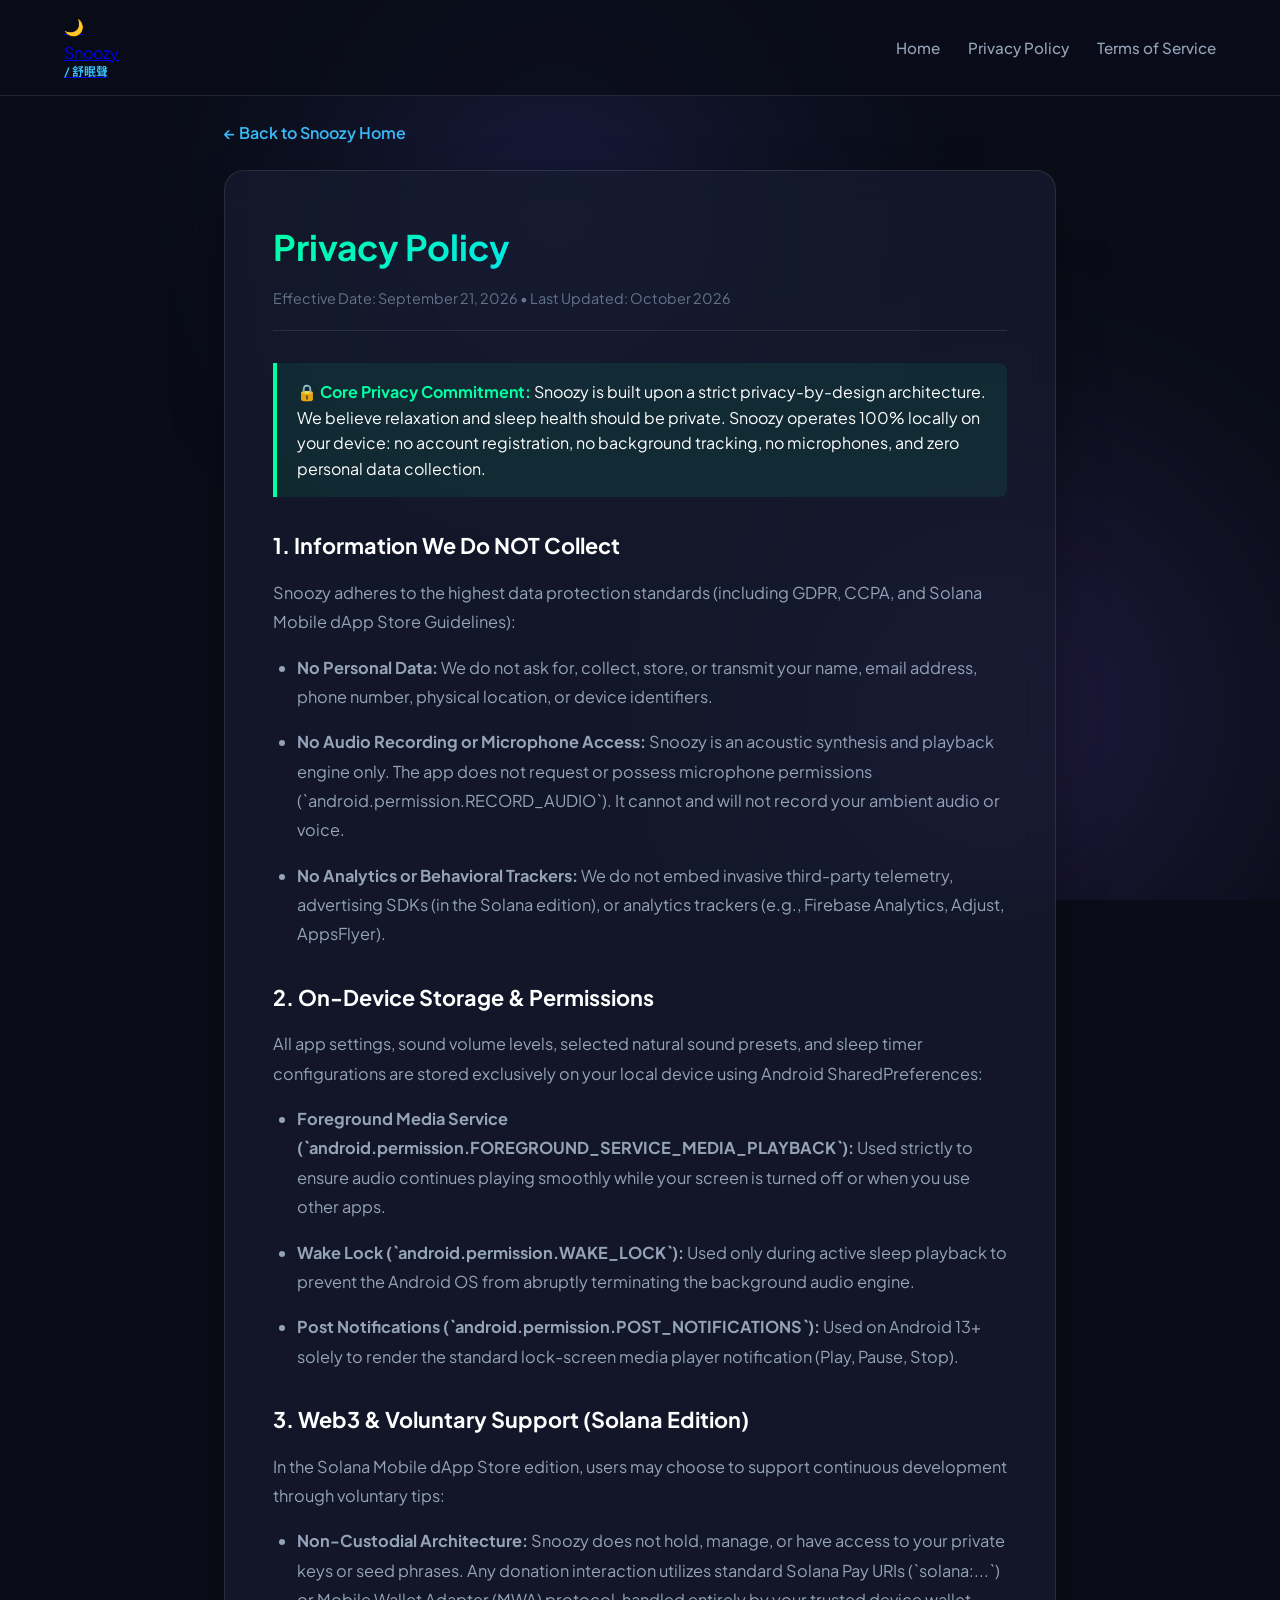
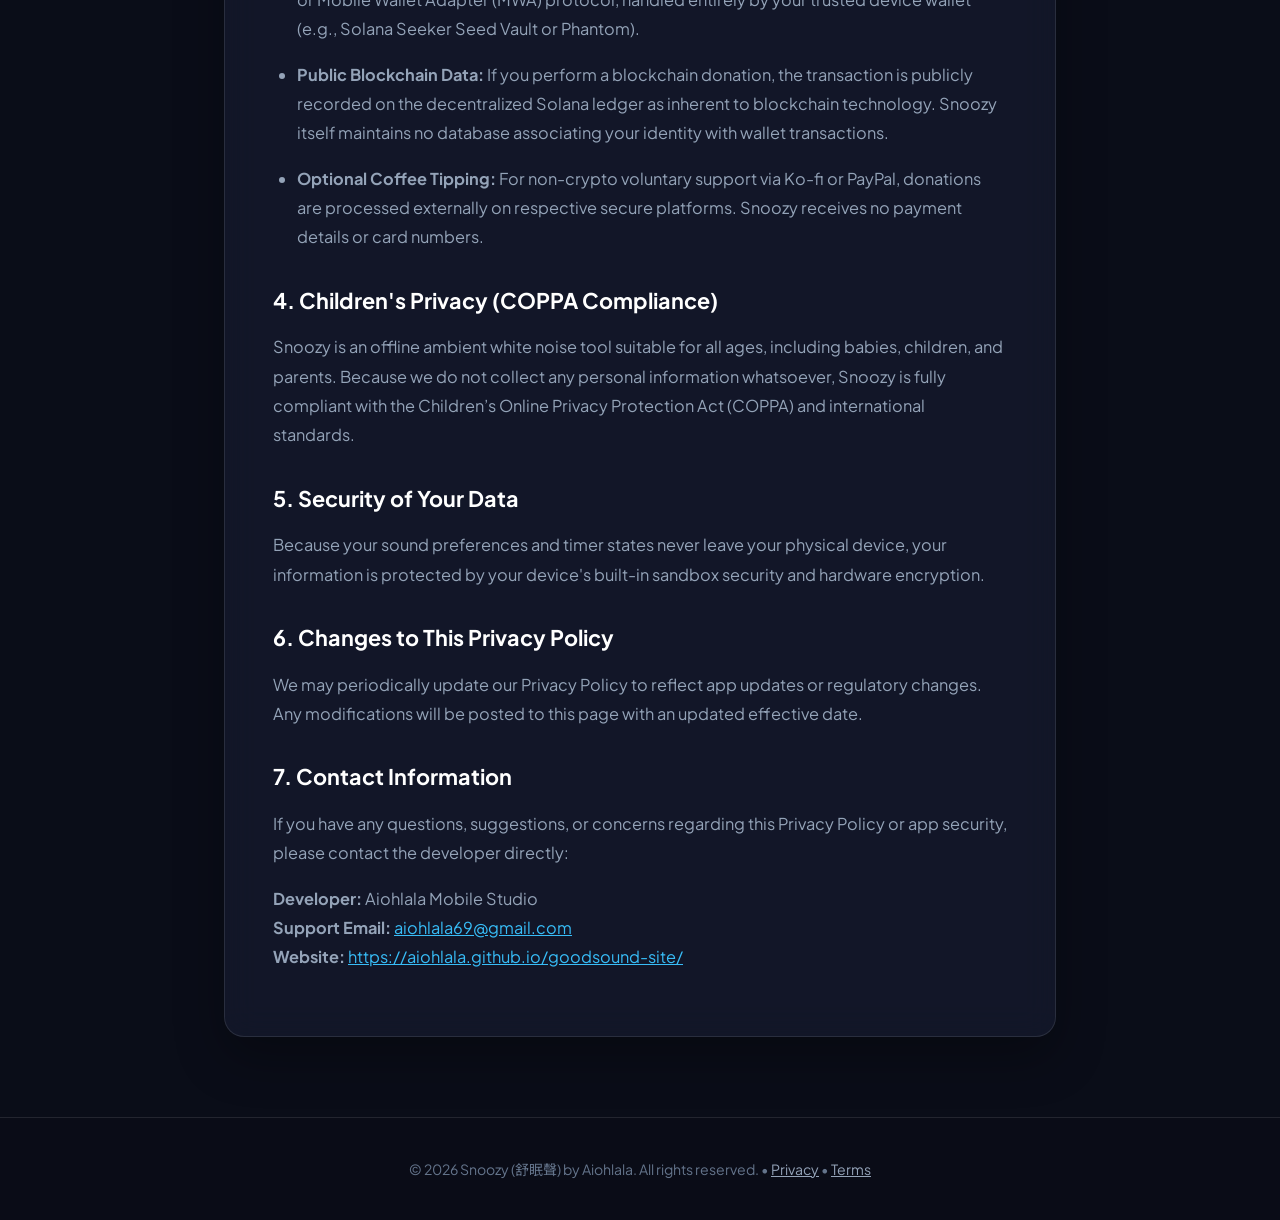
<file: privacy.html>
<!DOCTYPE html>
<html lang="en" data-theme="dark">
<head>
  <meta charset="UTF-8" />
  <meta name="viewport" content="width=device-width, initial-scale=1.0" />
  <title>Privacy Policy - Snoozy (舒眠聲) | Zero-Tracking White Noise & Sleep Acoustics</title>
  <meta name="description" content="Privacy Policy for Snoozy (舒眠聲) - 100% offline audio DSP, zero personal data collection, zero tracking, non-custodial Web3 support." />
  <link rel="preconnect" href="https://fonts.googleapis.com" />
  <link rel="preconnect" href="https://fonts.gstatic.com" crossorigin />
  <link href="https://fonts.googleapis.com/css2?family=Noto+Sans+TC:wght@300;400;500;700&family=Plus+Jakarta+Sans:wght@300;400;500;600;700;800&display=swap" rel="stylesheet" />
  <link rel="stylesheet" href="styles.css" />
  <style>
    .legal-container {
      max-width: 880px;
      margin: 120px auto 80px;
      padding: 0 24px;
    }
    .legal-card {
      background: var(--bg-card);
      backdrop-filter: blur(16px);
      -webkit-backdrop-filter: blur(16px);
      border: 1px solid var(--border-color);
      border-radius: var(--radius-lg);
      padding: 48px;
      box-shadow: 0 20px 50px rgba(0,0,0,0.3);
    }
    .legal-card h1 {
      font-size: 2.2rem;
      margin-bottom: 12px;
      background: linear-gradient(135deg, #00FFA3, #03E1FF, #DC1FFF);
      -webkit-background-clip: text;
      -webkit-text-fill-color: transparent;
    }
    .legal-meta {
      color: var(--text-muted);
      font-size: 0.9rem;
      margin-bottom: 32px;
      padding-bottom: 20px;
      border-bottom: 1px solid var(--border-color);
    }
    .legal-card h2 {
      font-size: 1.35rem;
      margin: 32px 0 14px;
      color: var(--text-primary);
      display: flex;
      align-items: center;
      gap: 10px;
    }
    .legal-card p, .legal-card li {
      color: var(--text-secondary);
      font-size: 1.02rem;
      line-height: 1.8;
      margin-bottom: 16px;
    }
    .legal-card ul {
      padding-left: 24px;
      margin-bottom: 20px;
    }
    .highlight-box {
      background: rgba(0, 255, 163, 0.08);
      border-left: 4px solid #00FFA3;
      padding: 16px 20px;
      border-radius: 0 8px 8px 0;
      margin: 24px 0;
    }
    .highlight-box strong {
      color: #00FFA3;
    }
    .back-nav {
      display: inline-flex;
      align-items: center;
      gap: 8px;
      color: var(--accent-cyan);
      text-decoration: none;
      font-weight: 600;
      margin-bottom: 24px;
      transition: var(--transition);
    }
    .back-nav:hover {
      transform: translateX(-4px);
      color: #00FFA3;
    }
  </style>
</head>
<body>
  <div class="ambient-glow">
    <div class="glow-orb orb-1"></div>
    <div class="glow-orb orb-2"></div>
  </div>

  <nav class="navbar" style="position: fixed; width: 100%; top: 0; z-index: 100;">
    <div class="container nav-container">
      <a href="index.html" class="brand">
        <span class="brand-icon">🌙</span>
        <span class="brand-text">Snoozy <span class="brand-sub">/ 舒眠聲</span></span>
      </a>
      <div class="nav-links">
        <a href="index.html" class="nav-item">Home</a>
        <a href="privacy.html" class="nav-item active">Privacy Policy</a>
        <a href="terms.html" class="nav-item">Terms of Service</a>
      </div>
    </div>
  </nav>

  <main class="legal-container">
    <a href="index.html" class="back-nav">← Back to Snoozy Home</a>
    
    <article class="legal-card">
      <h1>Privacy Policy</h1>
      <div class="legal-meta">
        <span>Effective Date: September 21, 2026</span> • <span>Last Updated: October 2026</span>
      </div>

      <div class="highlight-box">
        <strong>🔒 Core Privacy Commitment:</strong> Snoozy is built upon a strict privacy-by-design architecture. We believe relaxation and sleep health should be private. Snoozy operates 100% locally on your device: no account registration, no background tracking, no microphones, and zero personal data collection.
      </div>

      <h2>1. Information We Do NOT Collect</h2>
      <p>Snoozy adheres to the highest data protection standards (including GDPR, CCPA, and Solana Mobile dApp Store Guidelines):</p>
      <ul>
        <li><strong>No Personal Data:</strong> We do not ask for, collect, store, or transmit your name, email address, phone number, physical location, or device identifiers.</li>
        <li><strong>No Audio Recording or Microphone Access:</strong> Snoozy is an acoustic synthesis and playback engine only. The app does not request or possess microphone permissions (`android.permission.RECORD_AUDIO`). It cannot and will not record your ambient audio or voice.</li>
        <li><strong>No Analytics or Behavioral Trackers:</strong> We do not embed invasive third-party telemetry, advertising SDKs (in the Solana edition), or analytics trackers (e.g., Firebase Analytics, Adjust, AppsFlyer).</li>
      </ul>

      <h2>2. On-Device Storage & Permissions</h2>
      <p>All app settings, sound volume levels, selected natural sound presets, and sleep timer configurations are stored exclusively on your local device using Android SharedPreferences:</p>
      <ul>
        <li><strong>Foreground Media Service (`android.permission.FOREGROUND_SERVICE_MEDIA_PLAYBACK`):</strong> Used strictly to ensure audio continues playing smoothly while your screen is turned off or when you use other apps.</li>
        <li><strong>Wake Lock (`android.permission.WAKE_LOCK`):</strong> Used only during active sleep playback to prevent the Android OS from abruptly terminating the background audio engine.</li>
        <li><strong>Post Notifications (`android.permission.POST_NOTIFICATIONS`):</strong> Used on Android 13+ solely to render the standard lock-screen media player notification (Play, Pause, Stop).</li>
      </ul>

      <h2>3. Web3 & Voluntary Support (Solana Edition)</h2>
      <p>In the Solana Mobile dApp Store edition, users may choose to support continuous development through voluntary tips:</p>
      <ul>
        <li><strong>Non-Custodial Architecture:</strong> Snoozy does not hold, manage, or have access to your private keys or seed phrases. Any donation interaction utilizes standard Solana Pay URIs (`solana:...`) or Mobile Wallet Adapter (MWA) protocol, handled entirely by your trusted device wallet (e.g., Solana Seeker Seed Vault or Phantom).</li>
        <li><strong>Public Blockchain Data:</strong> If you perform a blockchain donation, the transaction is publicly recorded on the decentralized Solana ledger as inherent to blockchain technology. Snoozy itself maintains no database associating your identity with wallet transactions.</li>
        <li><strong>Optional Coffee Tipping:</strong> For non-crypto voluntary support via Ko-fi or PayPal, donations are processed externally on respective secure platforms. Snoozy receives no payment details or card numbers.</li>
      </ul>

      <h2>4. Children's Privacy (COPPA Compliance)</h2>
      <p>Snoozy is an offline ambient white noise tool suitable for all ages, including babies, children, and parents. Because we do not collect any personal information whatsoever, Snoozy is fully compliant with the Children’s Online Privacy Protection Act (COPPA) and international standards.</p>

      <h2>5. Security of Your Data</h2>
      <p>Because your sound preferences and timer states never leave your physical device, your information is protected by your device's built-in sandbox security and hardware encryption.</p>

      <h2>6. Changes to This Privacy Policy</h2>
      <p>We may periodically update our Privacy Policy to reflect app updates or regulatory changes. Any modifications will be posted to this page with an updated effective date.</p>

      <h2>7. Contact Information</h2>
      <p>If you have any questions, suggestions, or concerns regarding this Privacy Policy or app security, please contact the developer directly:</p>
      <p>
        <strong>Developer:</strong> Aiohlala Mobile Studio<br />
        <strong>Support Email:</strong> <a href="mailto:aiohlala69@gmail.com" style="color: var(--accent-cyan);">aiohlala69@gmail.com</a><br />
        <strong>Website:</strong> <a href="https://aiohlala.github.io/goodsound-site/" style="color: var(--accent-cyan);">https://aiohlala.github.io/goodsound-site/</a>
      </p>
    </article>
  </main>

  <footer class="footer" style="text-align: center; padding: 40px 20px; color: var(--text-muted); font-size: 0.88rem; border-top: 1px solid var(--border-color);">
    <p>© 2026 Snoozy (舒眠聲) by Aiohlala. All rights reserved. • <a href="privacy.html" style="color: var(--text-secondary);">Privacy</a> • <a href="terms.html" style="color: var(--text-secondary);">Terms</a></p>
  </footer>
</body>
</html>
</file>
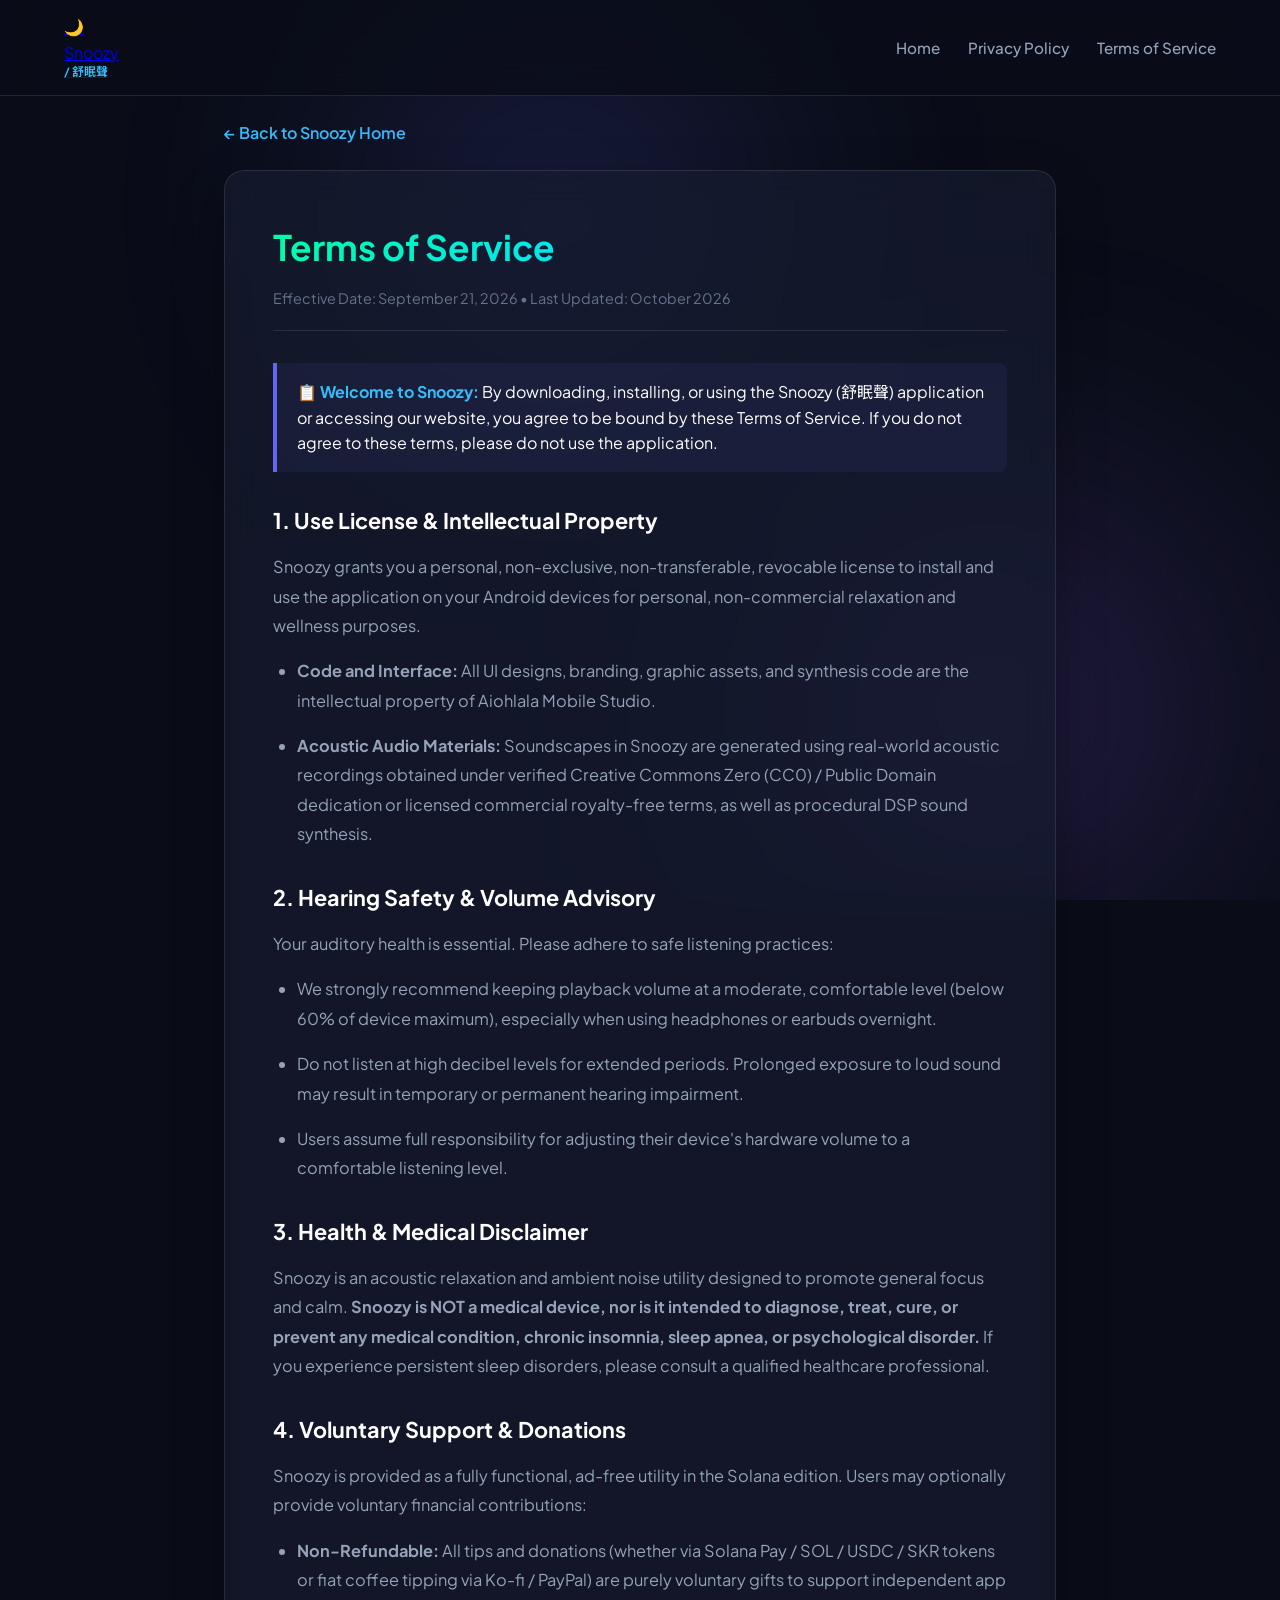
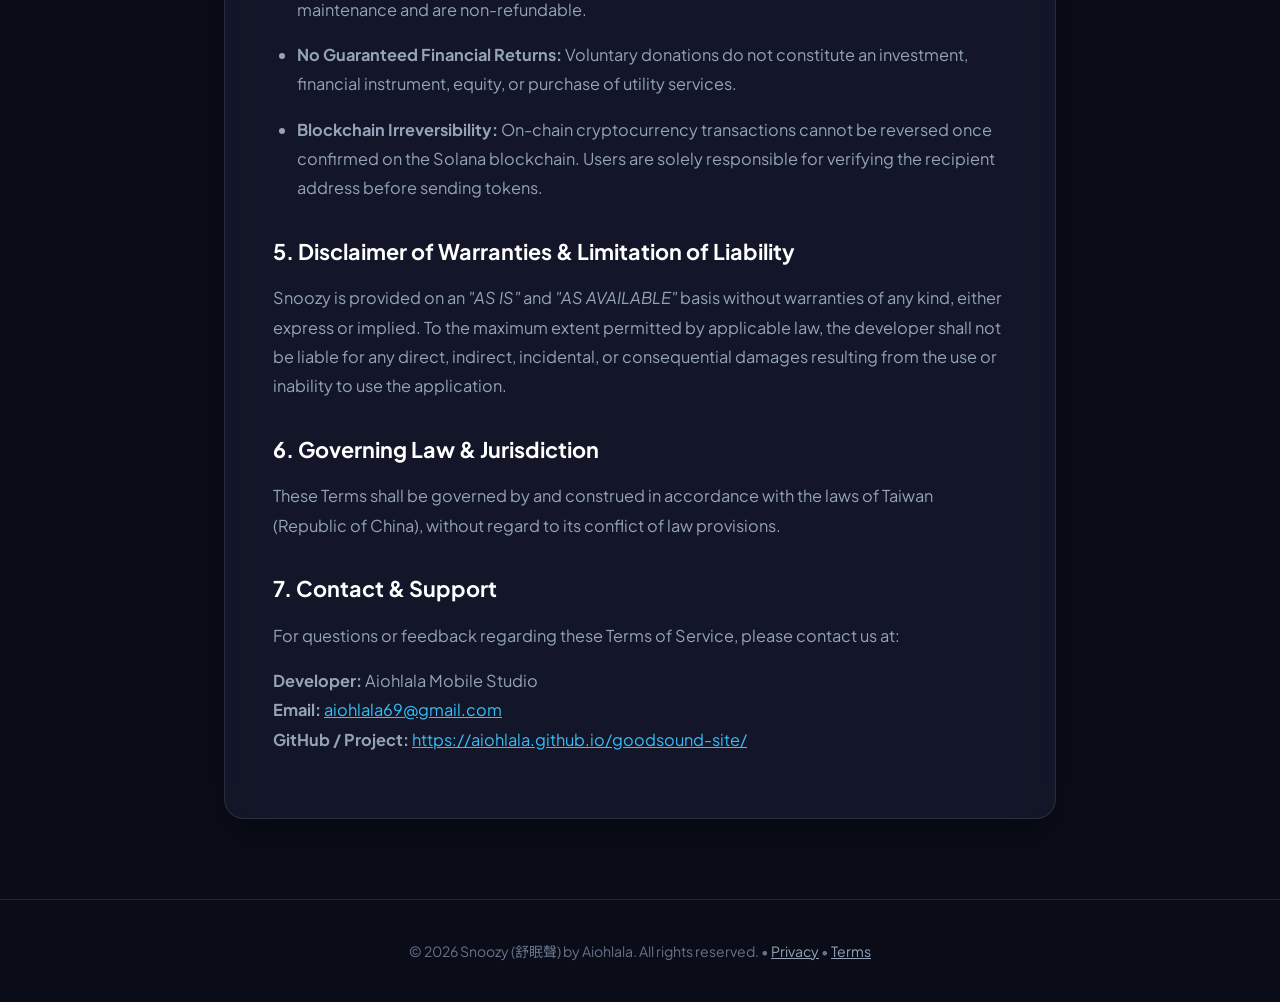
<file: terms.html>
<!DOCTYPE html>
<html lang="en" data-theme="dark">
<head>
  <meta charset="UTF-8" />
  <meta name="viewport" content="width=device-width, initial-scale=1.0" />
  <title>Terms of Service - Snoozy (舒眠聲) | User Agreement & Guidelines</title>
  <meta name="description" content="Terms of Service for Snoozy (舒眠聲) - Sound playback guidelines, safe listening advisory, voluntary donation terms, and liability limits." />
  <link rel="preconnect" href="https://fonts.googleapis.com" />
  <link rel="preconnect" href="https://fonts.gstatic.com" crossorigin />
  <link href="https://fonts.googleapis.com/css2?family=Noto+Sans+TC:wght@300;400;500;700&family=Plus+Jakarta+Sans:wght@300;400;500;600;700;800&display=swap" rel="stylesheet" />
  <link rel="stylesheet" href="styles.css" />
  <style>
    .legal-container {
      max-width: 880px;
      margin: 120px auto 80px;
      padding: 0 24px;
    }
    .legal-card {
      background: var(--bg-card);
      backdrop-filter: blur(16px);
      -webkit-backdrop-filter: blur(16px);
      border: 1px solid var(--border-color);
      border-radius: var(--radius-lg);
      padding: 48px;
      box-shadow: 0 20px 50px rgba(0,0,0,0.3);
    }
    .legal-card h1 {
      font-size: 2.2rem;
      margin-bottom: 12px;
      background: linear-gradient(135deg, #00FFA3, #03E1FF, #DC1FFF);
      -webkit-background-clip: text;
      -webkit-text-fill-color: transparent;
    }
    .legal-meta {
      color: var(--text-muted);
      font-size: 0.9rem;
      margin-bottom: 32px;
      padding-bottom: 20px;
      border-bottom: 1px solid var(--border-color);
    }
    .legal-card h2 {
      font-size: 1.35rem;
      margin: 32px 0 14px;
      color: var(--text-primary);
      display: flex;
      align-items: center;
      gap: 10px;
    }
    .legal-card p, .legal-card li {
      color: var(--text-secondary);
      font-size: 1.02rem;
      line-height: 1.8;
      margin-bottom: 16px;
    }
    .legal-card ul {
      padding-left: 24px;
      margin-bottom: 20px;
    }
    .highlight-box {
      background: rgba(99, 102, 241, 0.08);
      border-left: 4px solid var(--accent-indigo);
      padding: 16px 20px;
      border-radius: 0 8px 8px 0;
      margin: 24px 0;
    }
    .highlight-box strong {
      color: var(--accent-cyan);
    }
    .back-nav {
      display: inline-flex;
      align-items: center;
      gap: 8px;
      color: var(--accent-cyan);
      text-decoration: none;
      font-weight: 600;
      margin-bottom: 24px;
      transition: var(--transition);
    }
    .back-nav:hover {
      transform: translateX(-4px);
      color: #00FFA3;
    }
  </style>
</head>
<body>
  <div class="ambient-glow">
    <div class="glow-orb orb-1"></div>
    <div class="glow-orb orb-2"></div>
  </div>

  <nav class="navbar" style="position: fixed; width: 100%; top: 0; z-index: 100;">
    <div class="container nav-container">
      <a href="index.html" class="brand">
        <span class="brand-icon">🌙</span>
        <span class="brand-text">Snoozy <span class="brand-sub">/ 舒眠聲</span></span>
      </a>
      <div class="nav-links">
        <a href="index.html" class="nav-item">Home</a>
        <a href="privacy.html" class="nav-item">Privacy Policy</a>
        <a href="terms.html" class="nav-item active">Terms of Service</a>
      </div>
    </div>
  </nav>

  <main class="legal-container">
    <a href="index.html" class="back-nav">← Back to Snoozy Home</a>
    
    <article class="legal-card">
      <h1>Terms of Service</h1>
      <div class="legal-meta">
        <span>Effective Date: September 21, 2026</span> • <span>Last Updated: October 2026</span>
      </div>

      <div class="highlight-box">
        <strong>📋 Welcome to Snoozy:</strong> By downloading, installing, or using the Snoozy (舒眠聲) application or accessing our website, you agree to be bound by these Terms of Service. If you do not agree to these terms, please do not use the application.
      </div>

      <h2>1. Use License & Intellectual Property</h2>
      <p>Snoozy grants you a personal, non-exclusive, non-transferable, revocable license to install and use the application on your Android devices for personal, non-commercial relaxation and wellness purposes.</p>
      <ul>
        <li><strong>Code and Interface:</strong> All UI designs, branding, graphic assets, and synthesis code are the intellectual property of Aiohlala Mobile Studio.</li>
        <li><strong>Acoustic Audio Materials:</strong> Soundscapes in Snoozy are generated using real-world acoustic recordings obtained under verified Creative Commons Zero (CC0) / Public Domain dedication or licensed commercial royalty-free terms, as well as procedural DSP sound synthesis.</li>
      </ul>

      <h2>2. Hearing Safety & Volume Advisory</h2>
      <p>Your auditory health is essential. Please adhere to safe listening practices:</p>
      <ul>
        <li>We strongly recommend keeping playback volume at a moderate, comfortable level (below 60% of device maximum), especially when using headphones or earbuds overnight.</li>
        <li>Do not listen at high decibel levels for extended periods. Prolonged exposure to loud sound may result in temporary or permanent hearing impairment.</li>
        <li>Users assume full responsibility for adjusting their device's hardware volume to a comfortable listening level.</li>
      </ul>

      <h2>3. Health & Medical Disclaimer</h2>
      <p>Snoozy is an acoustic relaxation and ambient noise utility designed to promote general focus and calm. <strong>Snoozy is NOT a medical device, nor is it intended to diagnose, treat, cure, or prevent any medical condition, chronic insomnia, sleep apnea, or psychological disorder.</strong> If you experience persistent sleep disorders, please consult a qualified healthcare professional.</p>

      <h2>4. Voluntary Support & Donations</h2>
      <p>Snoozy is provided as a fully functional, ad-free utility in the Solana edition. Users may optionally provide voluntary financial contributions:</p>
      <ul>
        <li><strong>Non-Refundable:</strong> All tips and donations (whether via Solana Pay / SOL / USDC / SKR tokens or fiat coffee tipping via Ko-fi / PayPal) are purely voluntary gifts to support independent app maintenance and are non-refundable.</li>
        <li><strong>No Guaranteed Financial Returns:</strong> Voluntary donations do not constitute an investment, financial instrument, equity, or purchase of utility services.</li>
        <li><strong>Blockchain Irreversibility:</strong> On-chain cryptocurrency transactions cannot be reversed once confirmed on the Solana blockchain. Users are solely responsible for verifying the recipient address before sending tokens.</li>
      </ul>

      <h2>5. Disclaimer of Warranties & Limitation of Liability</h2>
      <p>Snoozy is provided on an <em>"AS IS"</em> and <em>"AS AVAILABLE"</em> basis without warranties of any kind, either express or implied. To the maximum extent permitted by applicable law, the developer shall not be liable for any direct, indirect, incidental, or consequential damages resulting from the use or inability to use the application.</p>

      <h2>6. Governing Law & Jurisdiction</h2>
      <p>These Terms shall be governed by and construed in accordance with the laws of Taiwan (Republic of China), without regard to its conflict of law provisions.</p>

      <h2>7. Contact & Support</h2>
      <p>For questions or feedback regarding these Terms of Service, please contact us at:</p>
      <p>
        <strong>Developer:</strong> Aiohlala Mobile Studio<br />
        <strong>Email:</strong> <a href="mailto:aiohlala69@gmail.com" style="color: var(--accent-cyan);">aiohlala69@gmail.com</a><br />
        <strong>GitHub / Project:</strong> <a href="https://aiohlala.github.io/goodsound-site/" style="color: var(--accent-cyan);">https://aiohlala.github.io/goodsound-site/</a>
      </p>
    </article>
  </main>

  <footer class="footer" style="text-align: center; padding: 40px 20px; color: var(--text-muted); font-size: 0.88rem; border-top: 1px solid var(--border-color);">
    <p>© 2026 Snoozy (舒眠聲) by Aiohlala. All rights reserved. • <a href="privacy.html" style="color: var(--text-secondary);">Privacy</a> • <a href="terms.html" style="color: var(--text-secondary);">Terms</a></p>
  </footer>
</body>
</html>
</file>
<file: styles.css>
:root {
  --bg-dark: #0A0D18;
  --bg-card: rgba(22, 28, 48, 0.7);
  --bg-card-hover: rgba(30, 39, 66, 0.85);
  --border-color: rgba(255, 255, 255, 0.1);
  --border-highlight: rgba(99, 102, 241, 0.4);
  --text-primary: #FFFFFF;
  --text-secondary: #94A3B8;
  --text-muted: #64748B;
  --accent-purple: #8B5CF6;
  --accent-indigo: #6366F1;
  --accent-cyan: #38BDF8;
  --accent-gold: #FBBF24;
  --accent-pink: #F43F5E;
  --font-sans: 'Plus Jakarta Sans', 'Noto Sans TC', 'Noto Sans Thai', system-ui, -apple-system, sans-serif;
  --radius-sm: 8px;
  --radius-md: 14px;
  --radius-lg: 20px;
  --radius-xl: 32px;
  --transition: all 0.25s cubic-bezier(0.16, 1, 0.3, 1);
}

[data-theme="light"] {
  --bg-dark: #F8FAFC;
  --bg-card: rgba(255, 255, 255, 0.85);
  --bg-card-hover: rgba(255, 255, 255, 0.98);
  --border-color: rgba(0, 0, 0, 0.08);
  --border-highlight: rgba(99, 102, 241, 0.3);
  --text-primary: #0F172A;
  --text-secondary: #475569;
  --text-muted: #94A3B8;
}

* {
  margin: 0;
  padding: 0;
  box-sizing: border-box;
}

html {
  scroll-behavior: smooth;
}

body {
  font-family: var(--font-sans);
  background-color: var(--bg-dark);
  color: var(--text-primary);
  line-height: 1.6;
  overflow-x: hidden;
  transition: background-color 0.3s ease, color 0.3s ease;
}

/* Ambient Glow Orbs */
.ambient-glow {
  position: fixed;
  top: 0;
  left: 0;
  width: 100vw;
  height: 100vh;
  pointer-events: none;
  z-index: 0;
  overflow: hidden;
}

.glow-orb {
  position: absolute;
  border-radius: 50%;
  filter: blur(120px);
  opacity: 0.25;
  animation: floatOrb 20s infinite alternate ease-in-out;
}

.orb-1 {
  top: -10%;
  left: 20%;
  width: 600px;
  height: 600px;
  background: radial-gradient(circle, #6366F1 0%, transparent 70%);
}

.orb-2 {
  top: 40%;
  right: -5%;
  width: 700px;
  height: 700px;
  background: radial-gradient(circle, #8B5CF6 0%, transparent 70%);
  animation-delay: -7s;
}

.orb-3 {
  bottom: -10%;
  left: 10%;
  width: 500px;
  height: 500px;
  background: radial-gradient(circle, #38BDF8 0%, transparent 70%);
  animation-delay: -14s;
}

@keyframes floatOrb {
  0% { transform: translate(0, 0) scale(1); }
  50% { transform: translate(60px, 40px) scale(1.1); }
  100% { transform: translate(-40px, 80px) scale(0.95); }
}

/* Layout Container */
.container {
  max-width: 1200px;
  margin: 0 auto;
  padding: 0 24px;
  position: relative;
  z-index: 1;
}

/* Navigation Bar */
.navbar {
  position: sticky;
  top: 0;
  left: 0;
  width: 100%;
  z-index: 100;
  background: rgba(10, 13, 24, 0.75);
  backdrop-filter: blur(20px);
  -webkit-backdrop-filter: blur(20px);
  border-bottom: 1px solid var(--border-color);
  transition: var(--transition);
}

[data-theme="light"] .navbar {
  background: rgba(248, 250, 252, 0.85);
}

.nav-container {
  max-width: 1200px;
  margin: 0 auto;
  padding: 14px 24px;
  display: flex;
  align-items: center;
  justify-content: space-between;
}

.brand-logo {
  display: flex;
  align-items: center;
  gap: 12px;
  text-decoration: none;
  color: var(--text-primary);
}

.brand-svg {
  width: 40px;
  height: 40px;
  border-radius: 12px;
  box-shadow: 0 4px 16px rgba(99, 102, 241, 0.4);
}

.brand-text {
  display: flex;
  flex-direction: column;
}

.brand-name {
  font-size: 1.25rem;
  font-weight: 800;
  letter-spacing: -0.5px;
}

.brand-sub {
  font-size: 0.75rem;
  color: var(--accent-cyan);
  font-weight: 600;
  margin-top: -3px;
}

.nav-links {
  display: flex;
  gap: 28px;
}

.nav-item {
  color: var(--text-secondary);
  text-decoration: none;
  font-size: 0.95rem;
  font-weight: 500;
  transition: var(--transition);
  position: relative;
}

.nav-item:hover {
  color: var(--text-primary);
}

.nav-controls {
  display: flex;
  align-items: center;
  gap: 12px;
}

.btn-toggle-lang, .btn-toggle-theme {
  background: var(--bg-card);
  border: 1px solid var(--border-color);
  color: var(--text-primary);
  padding: 8px 14px;
  border-radius: var(--radius-sm);
  cursor: pointer;
  font-size: 0.88rem;
  font-weight: 600;
  font-family: inherit;
  transition: var(--transition);
}

.btn-toggle-lang:hover, .btn-toggle-theme:hover {
  background: var(--bg-card-hover);
  border-color: var(--border-highlight);
}

/* Language Dropdown Menu */
.lang-dropdown-wrapper {
  position: relative;
  display: inline-block;
}

.lang-dropdown-wrapper .btn-toggle-lang {
  display: inline-flex;
  align-items: center;
  gap: 7px;
  user-select: none;
  cursor: pointer;
  -webkit-appearance: none;
  appearance: none;
  -webkit-tap-highlight-color: transparent;
  touch-action: manipulation;
}

.lang-dropdown-wrapper.active .btn-toggle-lang {
  background: var(--bg-card-hover);
  border-color: var(--border-highlight);
  box-shadow: 0 0 16px rgba(99, 102, 241, 0.25);
}

.lang-icon {
  font-size: 0.95rem;
  line-height: 1;
}

.lang-current-label {
  font-size: 0.88rem;
  font-weight: 600;
}

.lang-arrow {
  transition: transform 0.25s cubic-bezier(0.16, 1, 0.3, 1);
  color: var(--text-muted);
  flex-shrink: 0;
}

.lang-dropdown-wrapper.active .lang-arrow {
  transform: rotate(180deg);
  color: var(--accent-cyan);
}

.lang-dropdown-menu {
  position: absolute;
  top: calc(100% + 8px);
  right: 0;
  min-width: 185px;
  background: rgba(18, 24, 43, 0.96);
  backdrop-filter: blur(20px);
  -webkit-backdrop-filter: blur(20px);
  border: 1px solid var(--border-color);
  border-radius: var(--radius-md);
  box-shadow: 0 16px 40px rgba(0, 0, 0, 0.5), 0 0 20px rgba(99, 102, 241, 0.15);
  padding: 6px;
  display: none !important;
  flex-direction: column;
  gap: 4px;
  z-index: 9999;
  transform-origin: top right;
  box-sizing: border-box;
}

[data-theme="light"] .lang-dropdown-menu {
  background: rgba(255, 255, 255, 0.98);
  border-color: rgba(0, 0, 0, 0.1);
  box-shadow: 0 12px 32px rgba(0, 0, 0, 0.12);
}

.lang-dropdown-wrapper.active .lang-dropdown-menu,
.lang-dropdown-menu.is-open {
  display: flex !important;
  animation: menuAppear 0.2s cubic-bezier(0.16, 1, 0.3, 1);
}

@keyframes menuAppear {
  from {
    opacity: 0;
    transform: scale(0.95) translateY(-6px);
  }
  to {
    opacity: 1;
    transform: scale(1) translateY(0);
  }
}

.lang-option {
  display: flex !important;
  align-items: center;
  gap: 10px;
  width: 100%;
  padding: 9px 12px;
  background: transparent !important;
  border: none !important;
  outline: none !important;
  box-shadow: none !important;
  border-radius: var(--radius-sm);
  color: var(--text-secondary);
  font-family: inherit;
  font-size: 0.88rem;
  font-weight: 500;
  cursor: pointer;
  text-align: left;
  transition: var(--transition);
  -webkit-appearance: none;
  appearance: none;
  -webkit-tap-highlight-color: transparent;
  touch-action: manipulation;
  box-sizing: border-box;
}

.lang-option:hover {
  background: rgba(99, 102, 241, 0.15);
  color: var(--text-primary);
}

.lang-option.selected {
  background: rgba(99, 102, 241, 0.22);
  color: var(--accent-cyan);
  font-weight: 600;
}

.lang-badge {
  font-size: 0.72rem;
  font-weight: 700;
  padding: 2px 7px;
  border-radius: 4px;
  background: rgba(255, 255, 255, 0.08);
  color: var(--text-muted);
  min-width: 32px;
  text-align: center;
}

[data-theme="light"] .lang-badge {
  background: rgba(0, 0, 0, 0.06);
}

.lang-option.selected .lang-badge {
  background: rgba(56, 189, 248, 0.2);
  color: var(--accent-cyan);
}

.lang-name {
  flex-grow: 1;
}

.lang-check {
  font-size: 0.85rem;
  opacity: 0;
  color: var(--accent-cyan);
  font-weight: bold;
}

.lang-option.selected .lang-check {
  opacity: 1;
}

.btn-nav-download {
  background: linear-gradient(135deg, var(--accent-indigo), var(--accent-purple));
  color: #FFF;
  text-decoration: none;
  padding: 8px 18px;
  border-radius: var(--radius-sm);
  font-size: 0.9rem;
  font-weight: 600;
  box-shadow: 0 4px 14px rgba(99, 102, 241, 0.35);
  transition: var(--transition);
}

.btn-nav-download:hover {
  transform: translateY(-2px);
  box-shadow: 0 6px 20px rgba(99, 102, 241, 0.5);
}

/* Hero Section */
.hero-section {
  padding: 80px 0 60px;
  position: relative;
}

.hero-grid {
  display: grid;
  grid-template-columns: 1.15fr 0.85fr;
  gap: 48px;
  align-items: center;
}

.hero-pill {
  display: inline-flex;
  align-items: center;
  gap: 8px;
  padding: 6px 16px;
  background: rgba(99, 102, 241, 0.15);
  border: 1px solid rgba(99, 102, 241, 0.3);
  border-radius: 99px;
  font-size: 0.85rem;
  font-weight: 600;
  color: var(--accent-cyan);
  margin-bottom: 24px;
}

.hero-title {
  font-size: 3.6rem;
  line-height: 1.15;
  font-weight: 800;
  letter-spacing: -1.5px;
  margin-bottom: 20px;
}

.gradient-text {
  background: linear-gradient(135deg, #A78BFA 0%, #38BDF8 50%, #FBBF24 100%);
  -webkit-background-clip: text;
  -webkit-text-fill-color: transparent;
}

.hero-desc {
  font-size: 1.15rem;
  color: var(--text-secondary);
  line-height: 1.7;
  margin-bottom: 36px;
  max-width: 580px;
}

.hero-cta-group {
  display: flex;
  gap: 16px;
  flex-wrap: wrap;
  margin-bottom: 40px;
}

.btn-hero-primary {
  display: inline-flex;
  align-items: center;
  gap: 10px;
  background: linear-gradient(135deg, #6366F1, #8B5CF6);
  color: #FFFFFF;
  text-decoration: none;
  padding: 15px 28px;
  border-radius: var(--radius-md);
  font-size: 1.05rem;
  font-weight: 700;
  box-shadow: 0 8px 28px rgba(99, 102, 241, 0.4);
  transition: var(--transition);
}

.btn-hero-primary:hover {
  transform: translateY(-3px);
  box-shadow: 0 12px 36px rgba(99, 102, 241, 0.6);
}

.btn-hero-secondary {
  display: inline-flex;
  align-items: center;
  gap: 10px;
  background: var(--bg-card);
  border: 1px solid var(--border-color);
  color: var(--text-primary);
  text-decoration: none;
  padding: 15px 26px;
  border-radius: var(--radius-md);
  font-size: 1.05rem;
  font-weight: 600;
  transition: var(--transition);
}

.btn-hero-secondary:hover {
  background: var(--bg-card-hover);
  border-color: var(--border-highlight);
  transform: translateY(-2px);
}

.hero-badges {
  display: flex;
  gap: 24px;
  flex-wrap: wrap;
}

.badge-item {
  display: flex;
  align-items: center;
  gap: 8px;
  font-size: 0.9rem;
  color: var(--text-secondary);
  font-weight: 500;
}

/* Phone Mockup Frame */
.hero-visual {
  position: relative;
  display: flex;
  justify-content: center;
}

.phone-frame {
  width: 300px;
  height: 620px;
  background: #111422;
  border-radius: 44px;
  padding: 12px;
  border: 4px solid #2B3352;
  box-shadow: 0 24px 64px rgba(0, 0, 0, 0.6), 0 0 40px rgba(99, 102, 241, 0.25);
  position: relative;
  overflow: hidden;
  animation: floatPhone 6s ease-in-out infinite alternate;
}

@keyframes floatPhone {
  0% { transform: translateY(0); }
  100% { transform: translateY(-16px); }
}

.phone-notch {
  width: 100px;
  height: 18px;
  background: #000;
  border-radius: 10px;
  margin: 0 auto 8px;
}

.phone-screen-container {
  width: 100%;
  height: calc(100% - 26px);
  border-radius: 32px;
  overflow: hidden;
  background: #0D111F;
}

.phone-screen-img {
  width: 100%;
  height: 100%;
  object-fit: cover;
  display: block;
}

/* Floating Glass Cards */
.floating-card {
  position: absolute;
  display: flex;
  align-items: center;
  gap: 12px;
  background: rgba(18, 24, 43, 0.85);
  backdrop-filter: blur(16px);
  -webkit-backdrop-filter: blur(16px);
  border: 1px solid var(--border-highlight);
  border-radius: var(--radius-md);
  padding: 12px 18px;
  box-shadow: 0 12px 32px rgba(0, 0, 0, 0.4);
  z-index: 10;
  animation: floatCard 5s ease-in-out infinite alternate;
}

.float-icon {
  font-size: 1.5rem;
}

.float-info {
  display: flex;
  flex-direction: column;
}

.float-info strong {
  font-size: 0.9rem;
  color: var(--text-primary);
}

.float-info span {
  font-size: 0.75rem;
  color: var(--accent-cyan);
}

.float-1 {
  top: 15%;
  left: -40px;
  animation-delay: 0s;
}

.float-2 {
  bottom: 25%;
  left: -30px;
  animation-delay: -2s;
}

.float-3 {
  top: 35%;
  right: -35px;
  animation-delay: -4s;
}

@keyframes floatCard {
  0% { transform: translateY(0); }
  100% { transform: translateY(-10px); }
}

/* Section Common Styles */
section {
  padding: 100px 0;
  position: relative;
}

.section-header {
  margin-bottom: 60px;
}

.text-center {
  text-align: center;
}

.section-tag {
  display: inline-block;
  font-size: 0.85rem;
  font-weight: 700;
  text-transform: uppercase;
  letter-spacing: 1.5px;
  color: var(--accent-purple);
  margin-bottom: 12px;
}

.section-title {
  font-size: 2.5rem;
  font-weight: 800;
  letter-spacing: -1px;
  margin-bottom: 16px;
}

.section-subtitle {
  font-size: 1.1rem;
  color: var(--text-secondary);
  max-width: 680px;
  margin: 0 auto;
}

/* Features Grid */
.features-grid {
  display: grid;
  grid-template-columns: repeat(auto-fit, minmax(340px, 1fr));
  gap: 28px;
}

.feature-card {
  background: var(--bg-card);
  backdrop-filter: blur(14px);
  -webkit-backdrop-filter: blur(14px);
  border: 1px solid var(--border-color);
  border-radius: var(--radius-lg);
  padding: 36px 30px;
  transition: var(--transition);
}

.feature-card:hover {
  background: var(--bg-card-hover);
  border-color: var(--border-highlight);
  transform: translateY(-6px);
  box-shadow: 0 16px 40px rgba(99, 102, 241, 0.15);
}

.feat-icon-box {
  width: 54px;
  height: 54px;
  border-radius: var(--radius-md);
  display: flex;
  align-items: center;
  justify-content: center;
  font-size: 1.6rem;
  margin-bottom: 22px;
}

.icon-purple { background: rgba(139, 92, 246, 0.15); border: 1px solid rgba(139, 92, 246, 0.3); }
.icon-blue { background: rgba(59, 130, 246, 0.15); border: 1px solid rgba(59, 130, 246, 0.3); }
.icon-gold { background: rgba(251, 191, 36, 0.15); border: 1px solid rgba(251, 191, 36, 0.3); }
.icon-cyan { background: rgba(56, 189, 248, 0.15); border: 1px solid rgba(56, 189, 248, 0.3); }
.icon-green { background: rgba(34, 197, 94, 0.15); border: 1px solid rgba(34, 197, 94, 0.3); }
.icon-pink { background: rgba(244, 63, 94, 0.15); border: 1px solid rgba(244, 63, 94, 0.3); }

.feat-card-title {
  font-size: 1.3rem;
  font-weight: 700;
  margin-bottom: 12px;
}

.feat-card-desc {
  font-size: 0.98rem;
  color: var(--text-secondary);
  line-height: 1.65;
}

/* Presets Grid */
.presets-grid {
  display: grid;
  grid-template-columns: repeat(auto-fit, minmax(260px, 1fr));
  gap: 24px;
}

.preset-card {
  background: var(--bg-card);
  border: 1px solid var(--border-color);
  border-radius: var(--radius-lg);
  padding: 28px 24px;
  transition: var(--transition);
}

.preset-card:hover {
  border-color: var(--border-highlight);
  transform: translateY(-4px);
}

.preset-header {
  display: flex;
  align-items: center;
  gap: 14px;
  margin-bottom: 16px;
}

.preset-emoji {
  font-size: 2rem;
}

.preset-titles h4 {
  font-size: 1.15rem;
  font-weight: 700;
}

.preset-tag {
  font-size: 0.78rem;
  color: var(--accent-cyan);
  font-weight: 600;
}

.preset-desc {
  font-size: 0.92rem;
  color: var(--text-secondary);
  line-height: 1.6;
}

/* Screenshots Gallery */
.screenshots-gallery {
  display: grid;
  grid-template-columns: repeat(auto-fit, minmax(250px, 1fr));
  gap: 28px;
}

.screen-card {
  background: var(--bg-card);
  border: 1px solid var(--border-color);
  border-radius: var(--radius-lg);
  overflow: hidden;
  transition: var(--transition);
}

.screen-card:hover {
  transform: translateY(-6px);
  border-color: var(--border-highlight);
  box-shadow: 0 16px 40px rgba(0, 0, 0, 0.4);
}

.screen-img-wrapper {
  width: 100%;
  height: 480px;
  background: #090C16;
  overflow: hidden;
}

.screen-img-wrapper img {
  width: 100%;
  height: 100%;
  object-fit: cover;
  transition: transform 0.4s ease;
}

.screen-card:hover .screen-img-wrapper img {
  transform: scale(1.03);
}

.screen-caption {
  padding: 18px 20px;
}

.screen-caption strong {
  display: block;
  font-size: 1rem;
  font-weight: 700;
  margin-bottom: 4px;
}

.screen-caption p {
  font-size: 0.85rem;
  color: var(--text-secondary);
}

/* Download Section */
.download-box {
  background: linear-gradient(135deg, rgba(99, 102, 241, 0.18), rgba(139, 92, 246, 0.12));
  border: 1px solid rgba(99, 102, 241, 0.35);
  border-radius: var(--radius-xl);
  padding: 70px 36px;
  position: relative;
  overflow: hidden;
  box-shadow: 0 20px 60px rgba(0, 0, 0, 0.4);
}

.download-icon {
  margin-bottom: 24px;
}

.download-logo-svg {
  width: 68px;
  height: 68px;
  border-radius: 18px;
  box-shadow: 0 8px 24px rgba(99, 102, 241, 0.4);
}

.download-title {
  font-size: 2.6rem;
  font-weight: 800;
  letter-spacing: -1px;
  margin-bottom: 14px;
}

.download-subtitle {
  font-size: 1.15rem;
  color: var(--text-secondary);
  max-width: 600px;
  margin: 0 auto 36px;
}

.download-buttons {
  display: flex;
  justify-content: center;
  gap: 20px;
  flex-wrap: wrap;
  margin-bottom: 28px;
}

.btn-dl-main {
  display: inline-flex;
  align-items: center;
  gap: 14px;
  background: linear-gradient(135deg, #6366F1, #8B5CF6);
  color: #FFF;
  text-decoration: none;
  padding: 14px 28px;
  border-radius: var(--radius-md);
  box-shadow: 0 8px 28px rgba(99, 102, 241, 0.45);
  transition: var(--transition);
}

.btn-dl-main:hover {
  transform: translateY(-3px);
  box-shadow: 0 12px 36px rgba(99, 102, 241, 0.65);
}

.btn-dl-alt {
  display: inline-flex;
  align-items: center;
  gap: 14px;
  background: var(--bg-card);
  border: 1px solid var(--border-color);
  color: var(--text-primary);
  text-decoration: none;
  padding: 14px 28px;
  border-radius: var(--radius-md);
  transition: var(--transition);
}

.btn-dl-alt:hover {
  background: var(--bg-card-hover);
  border-color: var(--border-highlight);
  transform: translateY(-3px);
}

.dl-btn-text {
  display: flex;
  flex-direction: column;
  text-align: left;
}

.dl-btn-small {
  font-size: 0.72rem;
  opacity: 0.85;
  text-transform: uppercase;
  letter-spacing: 0.5px;
}

.dl-btn-large {
  font-size: 1.05rem;
  font-weight: 700;
}

.dl-meta {
  display: flex;
  justify-content: center;
  gap: 12px;
  font-size: 0.85rem;
  color: var(--text-muted);
}

/* Privacy Policy Section */
.privacy-container {
  max-width: 920px;
}

.privacy-content-card {
  background: var(--bg-card);
  backdrop-filter: blur(14px);
  -webkit-backdrop-filter: blur(14px);
  border: 1px solid var(--border-color);
  border-radius: var(--radius-xl);
  padding: 48px;
}

.privacy-highlight {
  background: rgba(99, 102, 241, 0.12);
  border: 1px solid rgba(99, 102, 241, 0.25);
  border-radius: var(--radius-md);
  padding: 20px 24px;
  margin-bottom: 36px;
  font-size: 1rem;
  line-height: 1.65;
  color: var(--accent-cyan);
}

.policy-block {
  margin-bottom: 36px;
}

.policy-block:last-child {
  margin-bottom: 0;
}

.policy-block h3 {
  font-size: 1.25rem;
  font-weight: 700;
  margin-bottom: 12px;
  color: var(--text-primary);
}

.policy-block p {
  font-size: 0.98rem;
  color: var(--text-secondary);
  line-height: 1.7;
  margin-bottom: 12px;
}

.policy-block ul {
  padding-left: 24px;
  color: var(--text-secondary);
  font-size: 0.98rem;
  line-height: 1.7;
}

.policy-block li {
  margin-bottom: 8px;
}

.policy-block code {
  background: rgba(255, 255, 255, 0.1);
  padding: 2px 6px;
  border-radius: 4px;
  font-size: 0.88rem;
  color: var(--accent-gold);
}

.privacy-link {
  color: var(--accent-cyan);
  text-decoration: underline;
}

/* Footer */
.footer {
  border-top: 1px solid var(--border-color);
  background: rgba(10, 13, 24, 0.9);
  padding: 48px 0;
}

.footer-content {
  display: flex;
  justify-content: space-between;
  align-items: center;
  flex-wrap: wrap;
  gap: 24px;
}

.footer-brand {
  display: flex;
  align-items: center;
  gap: 14px;
  margin-bottom: 8px;
}

.footer-logo {
  font-size: 1.2rem;
  font-weight: 800;
}

.footer-copy {
  font-size: 0.85rem;
  color: var(--text-muted);
}

.footer-desc {
  font-size: 0.88rem;
  color: var(--text-secondary);
}

.footer-links {
  display: flex;
  gap: 20px;
}

.footer-links a {
  color: var(--text-secondary);
  text-decoration: none;
  font-size: 0.9rem;
  transition: var(--transition);
}

.footer-links a:hover {
  color: var(--text-primary);
}

/* Responsive Breakpoints */
@media (max-width: 968px) {
  .hero-grid {
    grid-template-columns: 1fr;
    text-align: center;
  }

  .hero-desc {
    margin-left: auto;
    margin-right: auto;
  }

  .hero-cta-group, .hero-badges {
    justify-content: center;
  }

  .floating-card {
    display: none;
  }

  .nav-links {
    display: none;
  }

  .hero-title {
    font-size: 2.8rem;
  }

  .privacy-content-card {
    padding: 28px 20px;
  }
}

@media (max-width: 480px) {
  .nav-container {
    padding: 12px 14px;
  }
  .nav-controls {
    gap: 8px;
  }
  .brand-sub {
    display: none;
  }
  .lang-dropdown-wrapper .btn-toggle-lang {
    padding: 7px 10px;
    gap: 5px;
  }
  .btn-nav-download {
    padding: 7px 12px;
    font-size: 0.82rem;
  }
}

/* PIN Protection Modal */
.pin-modal-overlay {
  position: fixed;
  top: 0;
  left: 0;
  width: 100vw;
  height: 100vh;
  background: rgba(7, 9, 19, 0.88);
  backdrop-filter: blur(20px);
  -webkit-backdrop-filter: blur(20px);
  display: flex;
  align-items: center;
  justify-content: center;
  z-index: 99999;
  padding: 20px;
  animation: fadeIn 0.25s ease-out;
}

.pin-modal-card {
  position: relative;
  background: rgba(18, 24, 43, 0.95);
  border: 1px solid rgba(255, 255, 255, 0.14);
  box-shadow: 0 25px 60px -10px rgba(0, 0, 0, 0.8), 0 0 40px rgba(99, 102, 241, 0.25);
  border-radius: 28px;
  padding: 36px 30px;
  max-width: 420px;
  width: 100%;
  text-align: center;
  animation: cardAppear 0.35s cubic-bezier(0.16, 1, 0.3, 1);
}

.pin-modal-close {
  position: absolute;
  top: 18px;
  right: 18px;
  width: 34px;
  height: 34px;
  border-radius: 50%;
  border: 1px solid rgba(255, 255, 255, 0.1);
  background: rgba(255, 255, 255, 0.05);
  color: var(--text-secondary);
  font-size: 1.1rem;
  display: flex;
  align-items: center;
  justify-content: center;
  cursor: pointer;
  transition: var(--transition);
}

.pin-modal-close:hover {
  background: rgba(255, 255, 255, 0.15);
  color: #FFFFFF;
  transform: rotate(90deg);
}

.pin-modal-icon {
  font-size: 2.8rem;
  margin-bottom: 12px;
  filter: drop-shadow(0 4px 12px rgba(99, 102, 241, 0.4));
}

.pin-modal-title {
  font-size: 1.4rem;
  font-weight: 700;
  color: #FFFFFF;
  margin-bottom: 8px;
}

.pin-modal-desc {
  color: var(--text-secondary);
  font-size: 0.9rem;
  line-height: 1.5;
  margin-bottom: 22px;
}

.pin-input-group {
  margin-bottom: 16px;
  display: flex;
  justify-content: center;
}

.pin-modal-input {
  width: 180px;
  padding: 12px 16px;
  background: rgba(10, 14, 28, 0.85);
  border: 2px solid rgba(99, 102, 241, 0.4);
  border-radius: 16px;
  color: #FFFFFF;
  font-size: 1.8rem;
  font-weight: 800;
  letter-spacing: 12px;
  text-align: center;
  outline: none;
  transition: all 0.25s ease;
}

.pin-modal-input:focus {
  border-color: #818CF8;
  box-shadow: 0 0 20px rgba(99, 102, 241, 0.45);
  background: rgba(15, 20, 38, 0.95);
}

.pin-modal-input.shake {
  animation: shake 0.45s ease-in-out;
  border-color: #EF4444;
  box-shadow: 0 0 15px rgba(239, 68, 68, 0.5);
}

.pin-modal-error {
  color: #F87171;
  font-size: 0.85rem;
  font-weight: 600;
  margin-bottom: 18px;
}

.pin-modal-actions {
  display: flex;
  flex-direction: column;
  gap: 10px;
}

.pin-modal-submit {
  width: 100%;
  padding: 14px;
  background: linear-gradient(135deg, #6366F1 0%, #4F46E5 100%);
  color: #FFFFFF;
  border: none;
  border-radius: 16px;
  font-size: 1rem;
  font-weight: 700;
  cursor: pointer;
  transition: all 0.2s ease;
  box-shadow: 0 4px 14px rgba(99, 102, 241, 0.4);
}

.pin-modal-submit:hover {
  background: linear-gradient(135deg, #4F46E5 0%, #4338CA 100%);
  transform: translateY(-1px);
  box-shadow: 0 6px 18px rgba(99, 102, 241, 0.5);
}

.pin-modal-cancel {
  background: transparent;
  border: none;
  color: var(--text-secondary);
  font-size: 0.88rem;
  cursor: pointer;
  padding: 8px;
  transition: var(--transition);
}

.pin-modal-cancel:hover {
  color: #FFFFFF;
}

@keyframes cardAppear {
  from { opacity: 0; transform: scale(0.92) translateY(10px); }
  to { opacity: 1; transform: scale(1) translateY(0); }
}

@keyframes shake {
  0%, 100% { transform: translateX(0); }
  20%, 60% { transform: translateX(-10px); }
  40%, 80% { transform: translateX(10px); }
}

@keyframes fadeIn {
  from { opacity: 0; }
  to { opacity: 1; }
}

.text-left {
  text-align: left;
}
</file>
